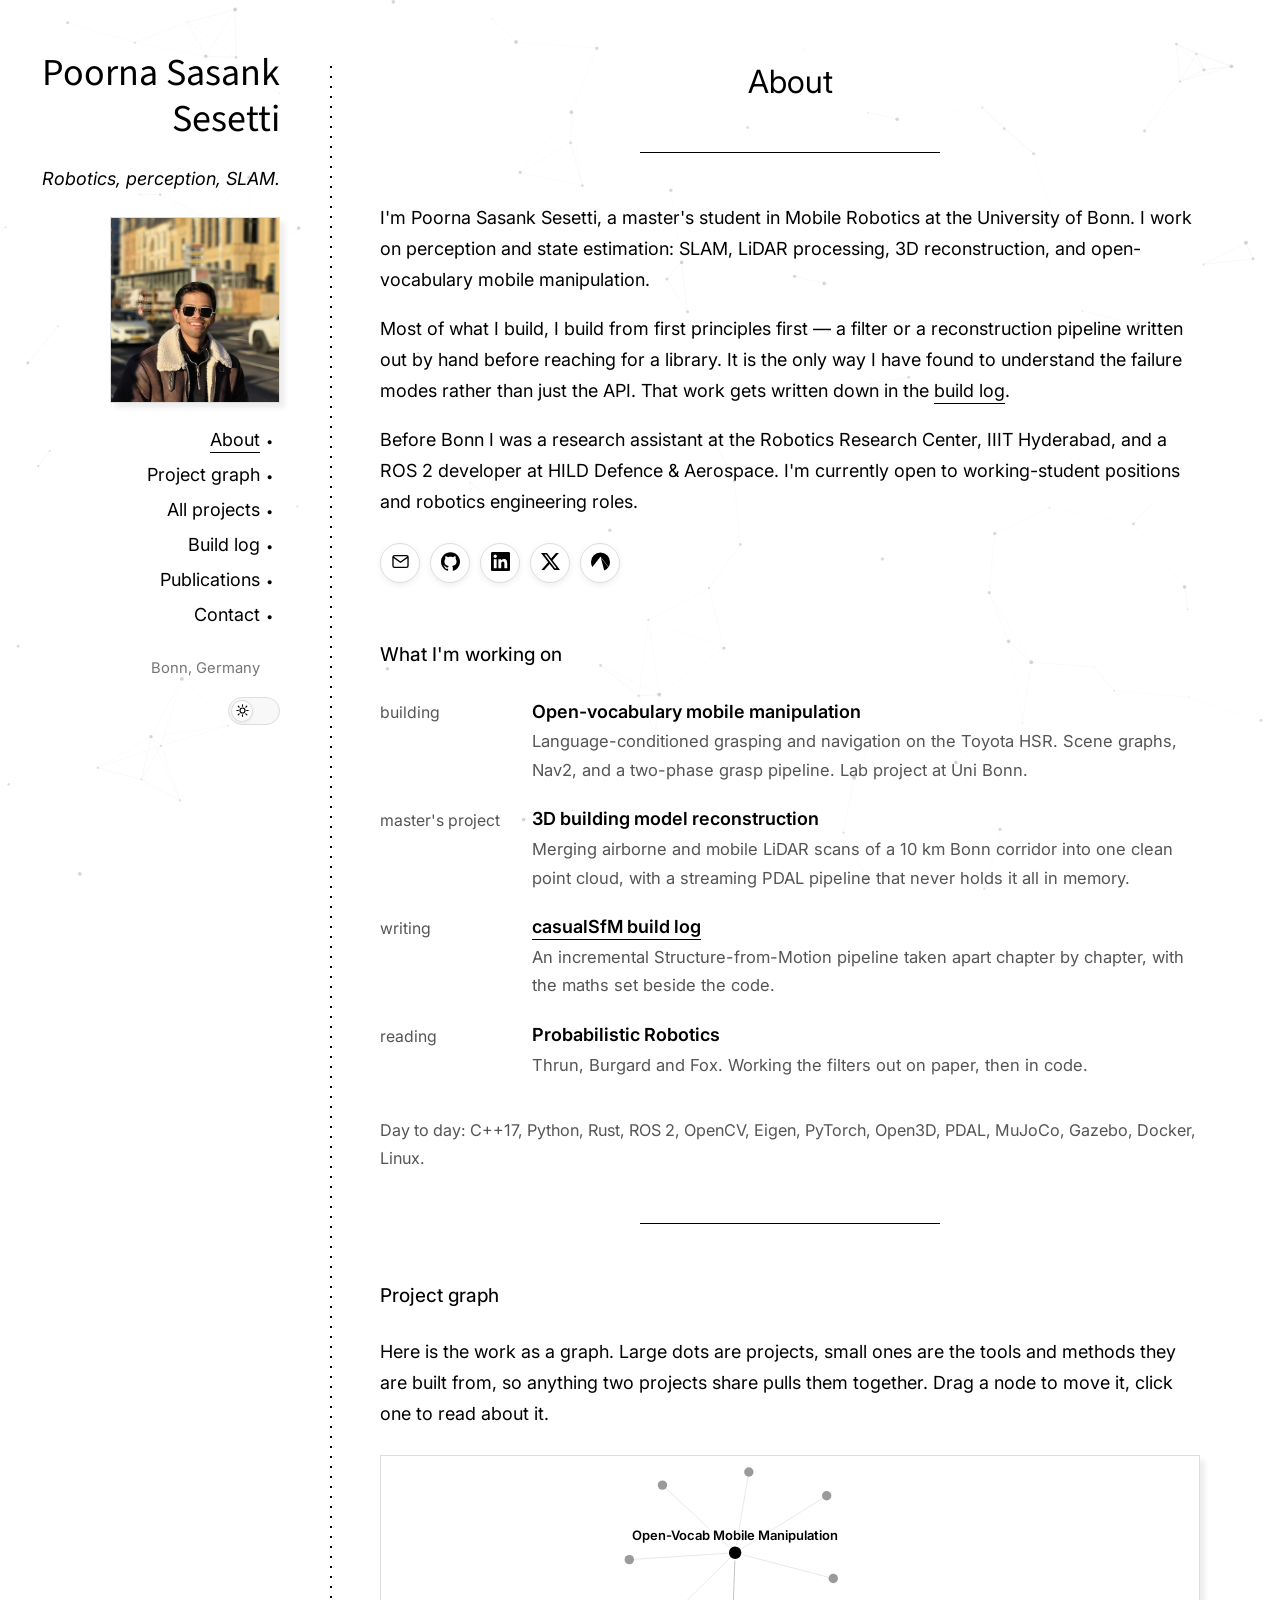
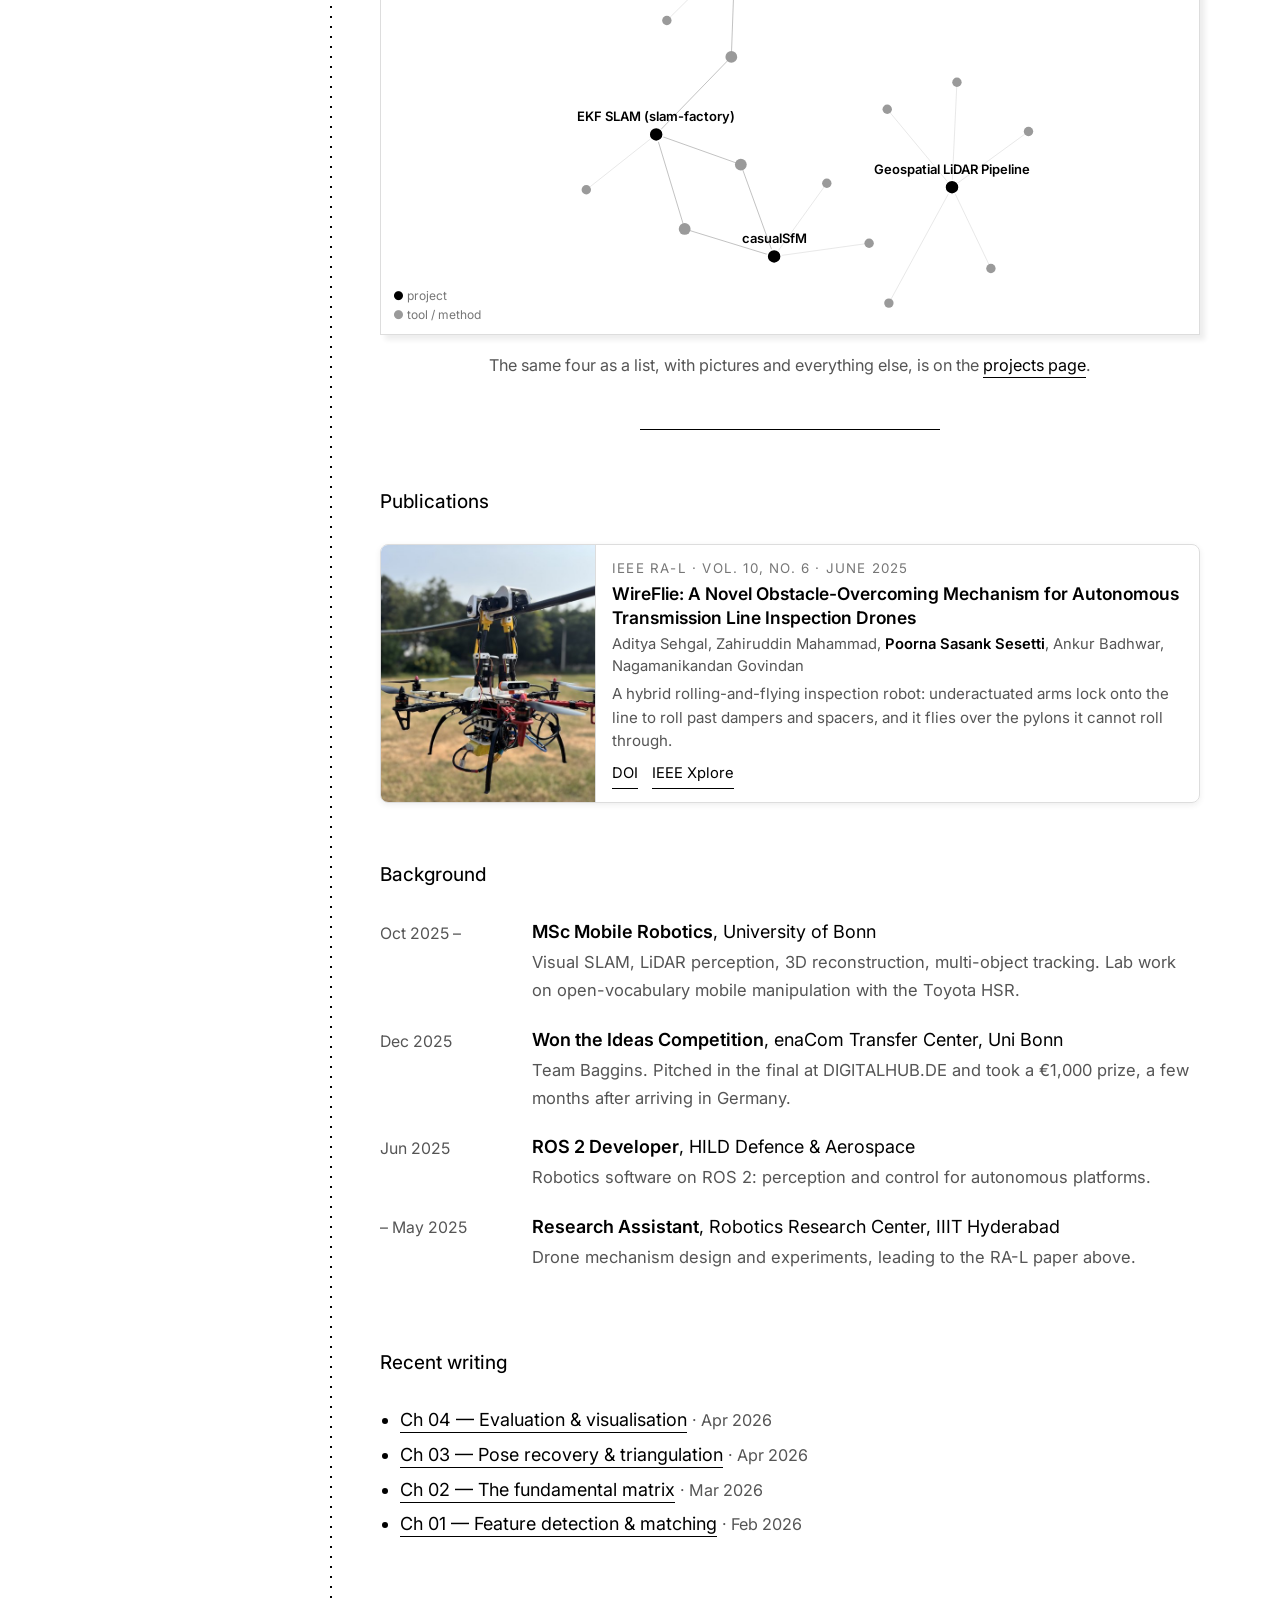
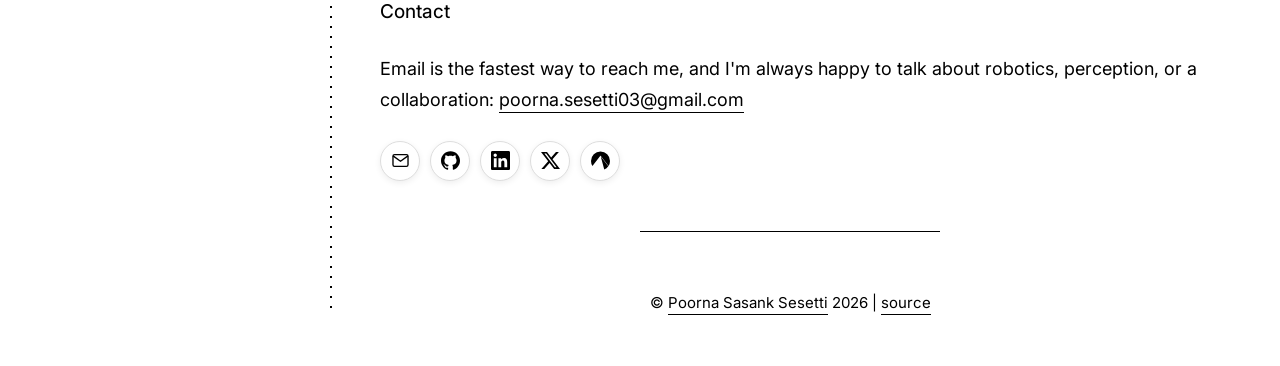
<file: index.html>
<!DOCTYPE html>
<html lang="en" data-theme="light">
<head>
<meta charset="utf-8">
<meta name="viewport" content="width=device-width, initial-scale=1">
<title>Poorna Sasank Sesetti</title>
<meta name="description" content="MSc Mobile Robotics student at the University of Bonn. Perception, SLAM, LiDAR and mobile manipulation.">
<script>(function(){var t=localStorage.getItem('ps-theme')||'light';document.documentElement.setAttribute('data-theme',t);})();</script>
<link rel="preconnect" href="https://fonts.googleapis.com">
<link rel="preconnect" href="https://fonts.gstatic.com" crossorigin>
<link href="https://fonts.googleapis.com/css2?family=Inter:ital,opsz,wght@0,14..32,100..900;1,14..32,100..900&family=Source+Sans+3:ital,wght@0,200..900;1,200..900&display=swap" rel="stylesheet">
<link rel="stylesheet" href="assets/css/paper.css">
</head>
<body>

<canvas id="cloud"></canvas>

<header class="masthead">
  <h1><a href="index.html">Poorna Sasank Sesetti</a></h1>
  <p class="tagline">Robotics, perception, SLAM.</p>

  <img class="portrait" src="assets/images/poorna-portrait.jpg" alt="Poorna Sasank Sesetti">

  <nav class="menu">
    <input id="menu-check" type="checkbox" hidden>
    <label id="menu-label" for="menu-check" hidden>
      <span class="icon close-icon">&#10005;</span>
      <span class="icon open-icon">&#9776;</span>
      <span class="text">Menu</span>
    </label>
    <ul>
      <li class="active"><a href="index.html">About</a></li>
      <li><a href="#projects">Project graph</a></li>
      <li><a href="projects.html">All projects</a></li>
      <li><a href="blog/index.html">Build log</a></li>
      <li><a href="#publications">Publications</a></li>
      <li><a href="#contact">Contact</a></li>
    </ul>
  </nav>

  <p class="aside-note">Bonn, Germany</p>

  <button class="theme-switch" id="theme-toggle" type="button"
          role="switch" aria-checked="false" aria-label="Dark mode">
    <span class="switch-track">
      <span class="switch-thumb"><svg class="ico-sun" viewBox="0 0 24 24" aria-hidden="true" focusable="false" fill="none" stroke="currentColor" stroke-width="2.2" stroke-linecap="round"><circle cx="12" cy="12" r="4.6"/><path d="M12 1.6v2.6M12 19.8v2.6M4 4l1.9 1.9M18.1 18.1 20 20M1.6 12h2.6M19.8 12h2.6M4 20l1.9-1.9M18.1 5.9 20 4"/></svg><svg class="ico-moon" viewBox="0 0 24 24" aria-hidden="true" focusable="false" fill="none" stroke="currentColor" stroke-width="2.2" stroke-linecap="round" stroke-linejoin="round"><path d="M20.5 13.4A8.6 8.6 0 1 1 10.6 3.5a6.7 6.7 0 0 0 9.9 9.9z"/></svg></span>
    </span>
  </button>
</header>

<article class="main">

  <header class="title">
    <h1>About</h1>
    <hr>
  </header>

  <p>
    I'm Poorna Sasank Sesetti, a master's student in Mobile Robotics at the
    University of Bonn. I work on perception and state estimation: SLAM, LiDAR
    processing, 3D reconstruction, and open-vocabulary mobile manipulation.
  </p>

  <p>
    Most of what I build, I build from first principles first &mdash; a filter or a
    reconstruction pipeline written out by hand before reaching for a library.
    It is the only way I have found to understand the failure modes rather than
    just the API. That work gets written down in the
    <a href="blog/index.html">build log</a>.
  </p>

  <p>
    Before Bonn I was a research assistant at the Robotics Research Center,
    IIIT Hyderabad, and a ROS 2 developer at HILD Defence &amp; Aerospace.
    I'm currently open to working-student positions and robotics engineering roles.
  </p>

  <div class="social-links">
    <a class="social-link" href="mailto:poorna.sesetti03@gmail.com" aria-label="Email" title="Email"><svg viewBox="0 0 24 24" aria-hidden="true" focusable="false" fill="none" stroke="currentColor" stroke-width="1.7" stroke-linecap="round" stroke-linejoin="round"><rect x="2.5" y="4.5" width="19" height="15" rx="2"/><path d="m3 6.5 9 6.5 9-6.5"/></svg></a>
    <a class="social-link" href="https://github.com/spicyram3n" aria-label="GitHub" title="GitHub"><svg viewBox="0 0 24 24" aria-hidden="true" focusable="false"><path fill="currentColor" d="M12 .297c-6.63 0-12 5.373-12 12 0 5.303 3.438 9.8 8.205 11.385.6.113.82-.258.82-.577 0-.285-.01-1.04-.015-2.04-3.338.724-4.042-1.61-4.042-1.61C4.422 18.07 3.633 17.7 3.633 17.7c-1.087-.744.084-.729.084-.729 1.205.084 1.838 1.236 1.838 1.236 1.07 1.835 2.809 1.305 3.495.998.108-.776.417-1.305.76-1.605-2.665-.3-5.466-1.332-5.466-5.93 0-1.31.465-2.38 1.235-3.22-.135-.303-.54-1.523.105-3.176 0 0 1.005-.322 3.3 1.23.96-.267 1.98-.399 3-.405 1.02.006 2.04.138 3 .405 2.28-1.552 3.285-1.23 3.285-1.23.645 1.653.24 2.873.12 3.176.765.84 1.23 1.91 1.23 3.22 0 4.61-2.805 5.625-5.475 5.92.42.36.81 1.096.81 2.22 0 1.606-.015 2.896-.015 3.286 0 .315.21.69.825.57C20.565 22.092 24 17.592 24 12.297c0-6.627-5.373-12-12-12"/></svg></a>
    <a class="social-link" href="https://www.linkedin.com/in/poorna-sasank-b967b7188/" aria-label="LinkedIn" title="LinkedIn"><svg viewBox="0 0 24 24" aria-hidden="true" focusable="false"><path fill="currentColor" d="M20.447 20.452h-3.554v-5.569c0-1.328-.027-3.037-1.852-3.037-1.853 0-2.136 1.445-2.136 2.939v5.667H9.351V9h3.414v1.561h.046c.477-.9 1.637-1.85 3.37-1.85 3.601 0 4.267 2.37 4.267 5.455v6.286zM5.337 7.433c-1.144 0-2.063-.926-2.063-2.065 0-1.138.92-2.063 2.063-2.063 1.14 0 2.064.925 2.064 2.063 0 1.139-.925 2.065-2.064 2.065zm1.782 13.019H3.555V9h3.564v11.452zM22.225 0H1.771C.792 0 0 .774 0 1.729v20.542C0 23.227.792 24 1.771 24h20.451C23.2 24 24 23.227 24 22.271V1.729C24 .774 23.2 0 22.222 0h.003z"/></svg></a>
    <a class="social-link" href="https://x.com/spicyram3n_" aria-label="X" title="X"><svg viewBox="0 0 24 24" aria-hidden="true" focusable="false"><path fill="currentColor" d="M18.901 1.153h3.68l-8.04 9.19L24 22.846h-7.406l-5.8-7.584-6.638 7.584H.474l8.6-9.83L0 1.154h7.594l5.243 6.932ZM17.61 20.644h2.039L6.486 3.24H4.298Z"/></svg></a>
    <a class="social-link" href="https://codeberg.org/spicyram3n" aria-label="Codeberg" title="Codeberg"><svg viewBox="0 0 24 24" aria-hidden="true" focusable="false"><path fill="currentColor" d="M11.955.49A12 12 0 0 0 0 12.49a12 12 0 0 0 1.832 6.373L11.838 5.928a.187.14 0 0 1 .324 0l10.006 12.935A12 12 0 0 0 24 12.49a12 12 0 0 0-12-12 12 12 0 0 0-.045 0zm.375 6.467l4.416 16.553a12 12 0 0 0 5.137-4.213z"/></svg></a>
  </div>

  <h3 id="now">What I'm working on</h3>

  <dl class="rows">
    <dt>building</dt>
    <dd>
      <span class="what">Open-vocabulary mobile manipulation</span>
      <p>Language-conditioned grasping and navigation on the Toyota HSR. Scene
        graphs, Nav2, and a two-phase grasp pipeline. Lab project at Uni Bonn.</p>
    </dd>

    <dt>master's project</dt>
    <dd>
      <span class="what">3D building model reconstruction</span>
      <p>Merging airborne and mobile LiDAR scans of a 10 km Bonn corridor into one
        clean point cloud, with a streaming PDAL pipeline that never holds it all
        in memory.</p>
    </dd>

    <dt>writing</dt>
    <dd>
      <span class="what"><a href="blog/index.html">casualSfM build log</a></span>
      <p>An incremental Structure-from-Motion pipeline taken apart chapter by
        chapter, with the maths set beside the code.</p>
    </dd>

    <dt>reading</dt>
    <dd>
      <span class="what">Probabilistic Robotics</span>
      <p>Thrun, Burgard and Fox. Working the filters out on paper, then in code.</p>
    </dd>
  </dl>

  <p class="note">
    Day to day: C++17, Python, Rust, ROS 2, OpenCV, Eigen, PyTorch, Open3D, PDAL,
    MuJoCo, Gazebo, Docker, Linux.
  </p>

  <hr>

  <h3 id="projects">Project graph</h3>

  <p>
    Here is the work as a graph. Large dots are projects, small ones are the
    tools and methods they are built from, so anything two projects share pulls
    them together. Drag a node to move it, click one to read about it.
  </p>

  <div class="graph-wrap">
    <canvas id="graph" aria-label="Interactive graph of projects and the tools they share"></canvas>
    <div class="graph-legend">
      <div><span class="lg-proj">&#9679;</span> project</div>
      <div><span class="lg-tool">&#9679;</span> tool / method</div>
    </div>
    <aside class="node-panel" id="node-panel" aria-live="polite">
      <button class="np-close" id="np-close" aria-label="Close">&times;</button>
      <div class="np-kind" id="np-kind"></div>
      <div class="np-title" id="np-title"></div>
      <div class="np-stack" id="np-stack"></div>
      <p class="np-desc" id="np-desc"></p>
      <div class="np-foot" id="np-foot"></div>
      <a class="np-link" id="np-link"></a>
    </aside>
  </div>

  <p class="note centered">
    The same four as a list, with pictures and everything else, is on the
    <a href="projects.html">projects page</a>.
  </p>

  <hr>

  <h3 id="publications">Publications</h3>

  <article class="pub">
    <div class="pub-figure">
      <img src="assets/images/wireflie-web.jpg"
           alt="The WireFlie prototype: a quadrotor with a pair of underactuated arms clamped onto an overhead line">
    </div>
    <div class="pub-body">
      <div class="pub-venue">IEEE RA-L &middot; vol. 10, no. 6 &middot; June 2025</div>
      <h4 class="pub-title">WireFlie: A Novel Obstacle-Overcoming Mechanism for
        Autonomous Transmission Line Inspection Drones</h4>
      <p class="pub-authors">
        Aditya Sehgal, Zahiruddin Mahammad,
        <span class="me">Poorna Sasank Sesetti</span>,
        Ankur Badhwar, Nagamanikandan Govindan
      </p>
      <p class="pub-desc">
        A hybrid rolling-and-flying inspection robot: underactuated arms lock onto the
        line to roll past dampers and spacers, and it flies over the pylons it cannot
        roll through.
      </p>
      <div class="pub-links">
        <a href="https://doi.org/10.1109/LRA.2025.3565378" target="_blank"
          rel="noopener noreferrer">DOI</a>
        <a href="https://ieeexplore.ieee.org/document/10979907/" target="_blank"
           rel="noopener noreferrer">IEEE Xplore</a>
      </div>
    </div>
  </article>

  <h3 id="background">Background</h3>

  <dl class="rows">
    <dt>Oct 2025 &ndash;</dt>
    <dd>
      <span class="what">MSc Mobile Robotics</span>, University of Bonn
      <p>Visual SLAM, LiDAR perception, 3D reconstruction, multi-object tracking.
        Lab work on open-vocabulary mobile manipulation with the Toyota HSR.</p>
    </dd>

    <dt>Dec 2025</dt>
    <dd>
      <span class="what">Won the Ideas Competition</span>, enaCom Transfer Center, Uni Bonn
      <p>Team Baggins. Pitched in the final at DIGITALHUB.DE and took a &euro;1,000
        prize, a few months after arriving in Germany.</p>
    </dd>

    <dt>Jun 2025</dt>
    <dd>
      <span class="what">ROS 2 Developer</span>, HILD Defence &amp; Aerospace
      <p>Robotics software on ROS 2: perception and control for autonomous platforms.</p>
    </dd>

    <dt>&ndash; May 2025</dt>
    <dd>
      <span class="what">Research Assistant</span>, Robotics Research Center, IIIT Hyderabad
      <p>Drone mechanism design and experiments, leading to the RA-L paper above.</p>
    </dd>
  </dl>

  <h3 id="writing">Recent writing</h3>

  <ul>
    <li><a href="blog/casual-sfm/ch4.html">Ch 04 &mdash; Evaluation &amp; visualisation</a>
      <span class="note">&middot; Apr 2026</span></li>
    <li><a href="blog/casual-sfm/ch3.html">Ch 03 &mdash; Pose recovery &amp; triangulation</a>
      <span class="note">&middot; Apr 2026</span></li>
    <li><a href="blog/casual-sfm/ch2.html">Ch 02 &mdash; The fundamental matrix</a>
      <span class="note">&middot; Mar 2026</span></li>
    <li><a href="blog/casual-sfm/ch1.html">Ch 01 &mdash; Feature detection &amp; matching</a>
      <span class="note">&middot; Feb 2026</span></li>
  </ul>

  <h3 id="contact">Contact</h3>

  <p>
    Email is the fastest way to reach me, and I'm always happy to talk about
    robotics, perception, or a collaboration:
    <a href="mailto:poorna.sesetti03@gmail.com">poorna.sesetti03@gmail.com</a>
  </p>

  <div class="social-links">
    <a class="social-link" href="mailto:poorna.sesetti03@gmail.com" aria-label="Email" title="Email"><svg viewBox="0 0 24 24" aria-hidden="true" focusable="false" fill="none" stroke="currentColor" stroke-width="1.7" stroke-linecap="round" stroke-linejoin="round"><rect x="2.5" y="4.5" width="19" height="15" rx="2"/><path d="m3 6.5 9 6.5 9-6.5"/></svg></a>
    <a class="social-link" href="https://github.com/spicyram3n" aria-label="GitHub" title="GitHub"><svg viewBox="0 0 24 24" aria-hidden="true" focusable="false"><path fill="currentColor" d="M12 .297c-6.63 0-12 5.373-12 12 0 5.303 3.438 9.8 8.205 11.385.6.113.82-.258.82-.577 0-.285-.01-1.04-.015-2.04-3.338.724-4.042-1.61-4.042-1.61C4.422 18.07 3.633 17.7 3.633 17.7c-1.087-.744.084-.729.084-.729 1.205.084 1.838 1.236 1.838 1.236 1.07 1.835 2.809 1.305 3.495.998.108-.776.417-1.305.76-1.605-2.665-.3-5.466-1.332-5.466-5.93 0-1.31.465-2.38 1.235-3.22-.135-.303-.54-1.523.105-3.176 0 0 1.005-.322 3.3 1.23.96-.267 1.98-.399 3-.405 1.02.006 2.04.138 3 .405 2.28-1.552 3.285-1.23 3.285-1.23.645 1.653.24 2.873.12 3.176.765.84 1.23 1.91 1.23 3.22 0 4.61-2.805 5.625-5.475 5.92.42.36.81 1.096.81 2.22 0 1.606-.015 2.896-.015 3.286 0 .315.21.69.825.57C20.565 22.092 24 17.592 24 12.297c0-6.627-5.373-12-12-12"/></svg></a>
    <a class="social-link" href="https://www.linkedin.com/in/poorna-sasank-b967b7188/" aria-label="LinkedIn" title="LinkedIn"><svg viewBox="0 0 24 24" aria-hidden="true" focusable="false"><path fill="currentColor" d="M20.447 20.452h-3.554v-5.569c0-1.328-.027-3.037-1.852-3.037-1.853 0-2.136 1.445-2.136 2.939v5.667H9.351V9h3.414v1.561h.046c.477-.9 1.637-1.85 3.37-1.85 3.601 0 4.267 2.37 4.267 5.455v6.286zM5.337 7.433c-1.144 0-2.063-.926-2.063-2.065 0-1.138.92-2.063 2.063-2.063 1.14 0 2.064.925 2.064 2.063 0 1.139-.925 2.065-2.064 2.065zm1.782 13.019H3.555V9h3.564v11.452zM22.225 0H1.771C.792 0 0 .774 0 1.729v20.542C0 23.227.792 24 1.771 24h20.451C23.2 24 24 23.227 24 22.271V1.729C24 .774 23.2 0 22.222 0h.003z"/></svg></a>
    <a class="social-link" href="https://x.com/spicyram3n_" aria-label="X" title="X"><svg viewBox="0 0 24 24" aria-hidden="true" focusable="false"><path fill="currentColor" d="M18.901 1.153h3.68l-8.04 9.19L24 22.846h-7.406l-5.8-7.584-6.638 7.584H.474l8.6-9.83L0 1.154h7.594l5.243 6.932ZM17.61 20.644h2.039L6.486 3.24H4.298Z"/></svg></a>
    <a class="social-link" href="https://codeberg.org/spicyram3n" aria-label="Codeberg" title="Codeberg"><svg viewBox="0 0 24 24" aria-hidden="true" focusable="false"><path fill="currentColor" d="M11.955.49A12 12 0 0 0 0 12.49a12 12 0 0 0 1.832 6.373L11.838 5.928a.187.14 0 0 1 .324 0l10.006 12.935A12 12 0 0 0 24 12.49a12 12 0 0 0-12-12 12 12 0 0 0-.045 0zm.375 6.467l4.416 16.553a12 12 0 0 0 5.137-4.213z"/></svg></a>
  </div>

  <footer>
    <hr>
    <div class="copyright"><sub>&copy;
      <a href="index.html">Poorna Sasank Sesetti</a> 2026 |
      <a href="https://github.com/spicyram3n/personal-portfolio">source</a>
    </sub></div>
  </footer>

</article>

<script src="assets/js/site.js"></script>
<script src="assets/js/graph.js"></script>
</body>
</html>
</file>
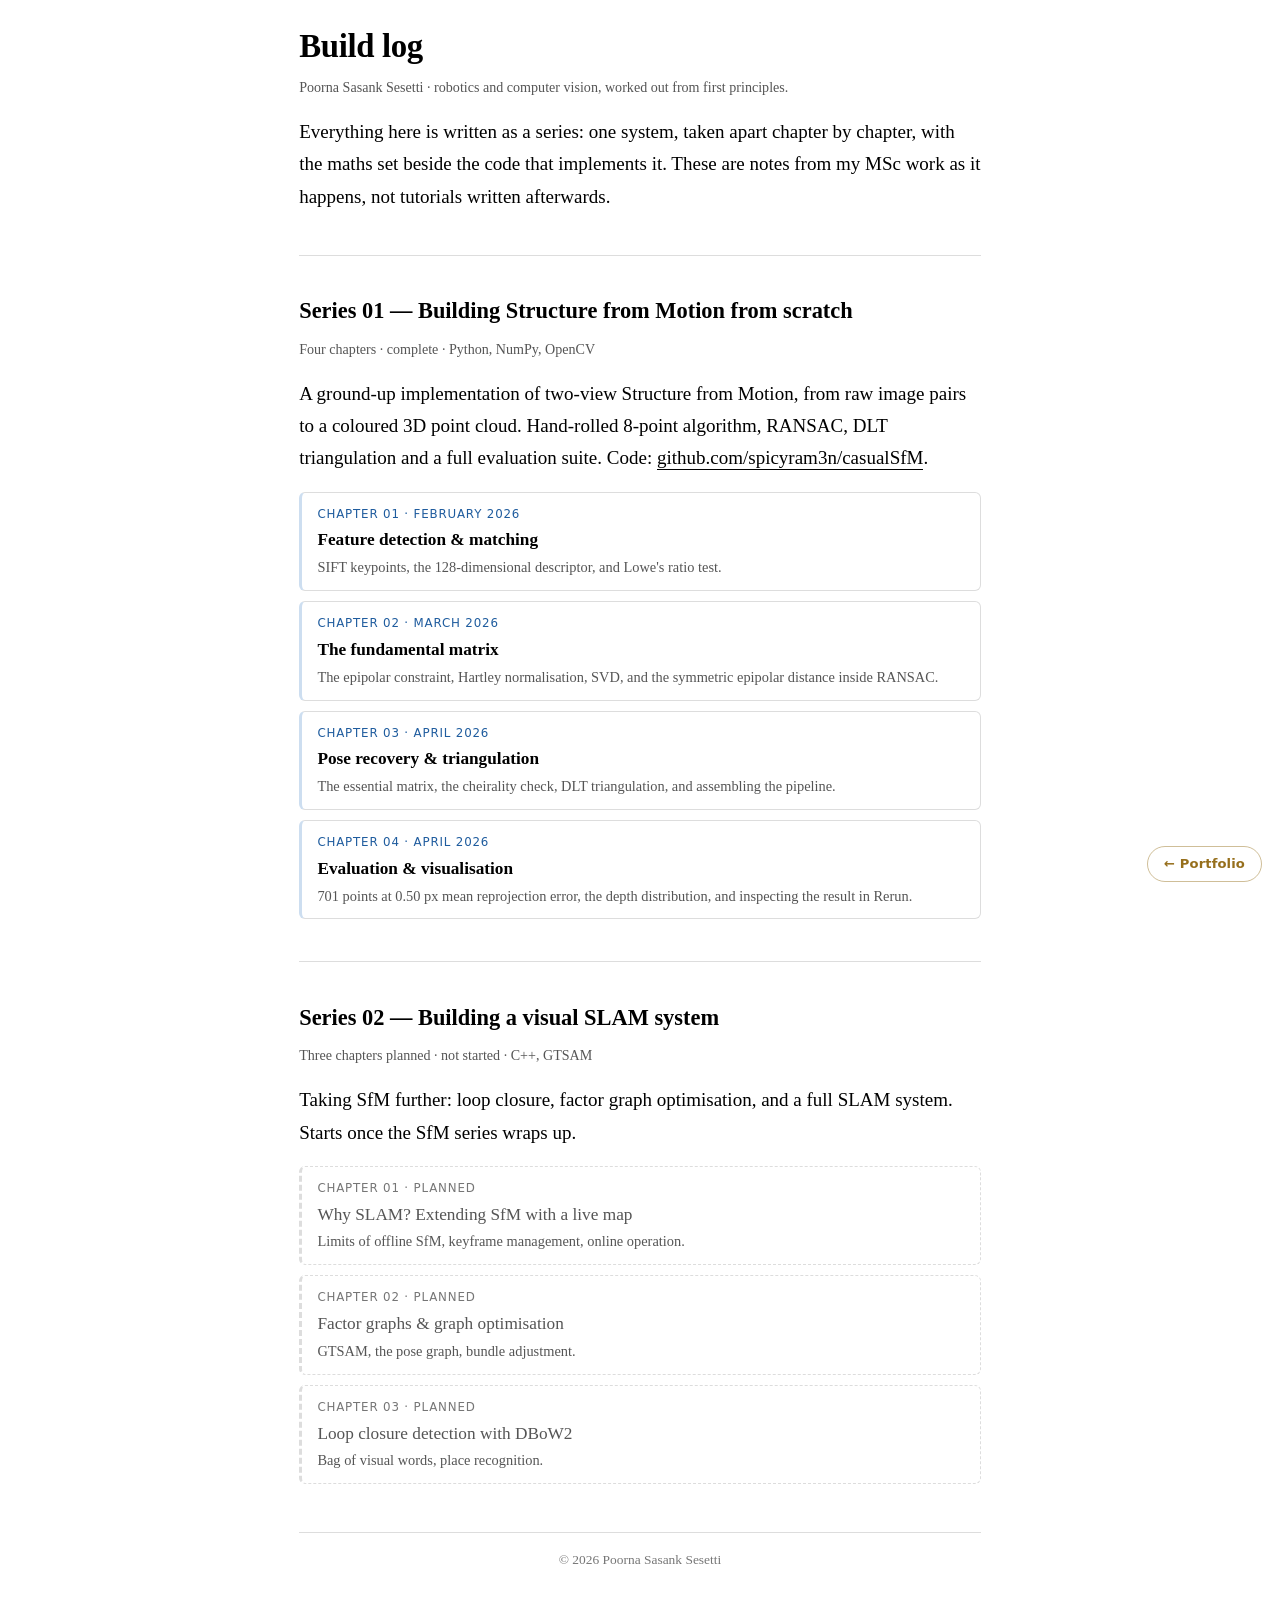
<file: blog/index.html>
<!DOCTYPE html>
<html lang="en" data-theme="light">
<head>
<meta charset="utf-8">
<meta name="viewport" content="width=device-width, initial-scale=1">
<title>Build log</title>
<meta name="description" content="Long-form series on robotics and computer vision: Structure from Motion and SLAM, worked out from first principles.">
<script>(function(){var t=localStorage.getItem('ps-theme')||'light';document.documentElement.setAttribute('data-theme',t);})();</script>
<link rel="stylesheet" href="../assets/css/blog.css">
</head>
<body>

<div class="backbar">
  <a class="backbtn" href="../index.html">&larr; Portfolio</a>
</div>

<article class="main">

  <h1>Build log</h1>
  <p class="meta">Poorna Sasank Sesetti &middot; robotics and computer vision, worked out from first principles.</p>

  <p>
    Everything here is written as a series: one system, taken apart chapter by
    chapter, with the maths set beside the code that implements it. These are
    notes from my MSc work as it happens, not tutorials written afterwards.
  </p>

  <hr>

  <h2 id="sfm">Series 01 &mdash; Building Structure from Motion from scratch</h2>
  <p class="meta">Four chapters &middot; complete &middot; Python, NumPy, OpenCV</p>

  <p>
    A ground-up implementation of two-view Structure from Motion, from raw image
    pairs to a coloured 3D point cloud. Hand-rolled 8-point algorithm, RANSAC, DLT
    triangulation and a full evaluation suite. Code:
    <a href="https://github.com/spicyram3n/casualSfM">github.com/spicyram3n/casualSfM</a>.
  </p>

  <div class="post-list">
    <a class="post-row" href="casual-sfm/ch1.html">
      <span class="when">Chapter 01 &middot; February 2026</span>
      <span class="what">Feature detection &amp; matching</span>
      <span class="why">SIFT keypoints, the 128-dimensional descriptor, and Lowe's ratio test.</span>
    </a>

    <a class="post-row" href="casual-sfm/ch2.html">
      <span class="when">Chapter 02 &middot; March 2026</span>
      <span class="what">The fundamental matrix</span>
      <span class="why">The epipolar constraint, Hartley normalisation, SVD, and the symmetric
        epipolar distance inside RANSAC.</span>
    </a>

    <a class="post-row" href="casual-sfm/ch3.html">
      <span class="when">Chapter 03 &middot; April 2026</span>
      <span class="what">Pose recovery &amp; triangulation</span>
      <span class="why">The essential matrix, the cheirality check, DLT triangulation, and
        assembling the pipeline.</span>
    </a>

    <a class="post-row" href="casual-sfm/ch4.html">
      <span class="when">Chapter 04 &middot; April 2026</span>
      <span class="what">Evaluation &amp; visualisation</span>
      <span class="why">701 points at 0.50 px mean reprojection error, the depth distribution,
        and inspecting the result in Rerun.</span>
    </a>
  </div>

  <hr>

  <h2 id="slam">Series 02 &mdash; Building a visual SLAM system</h2>
  <p class="meta">Three chapters planned &middot; not started &middot; C++, GTSAM</p>

  <p>
    Taking SfM further: loop closure, factor graph optimisation, and a full SLAM
    system. Starts once the SfM series wraps up.
  </p>

  <div class="post-list">
    <span class="post-row planned">
      <span class="when">Chapter 01 &middot; planned</span>
      <span class="what">Why SLAM? Extending SfM with a live map</span>
      <span class="why">Limits of offline SfM, keyframe management, online operation.</span>
    </span>

    <span class="post-row planned">
      <span class="when">Chapter 02 &middot; planned</span>
      <span class="what">Factor graphs &amp; graph optimisation</span>
      <span class="why">GTSAM, the pose graph, bundle adjustment.</span>
    </span>

    <span class="post-row planned">
      <span class="when">Chapter 03 &middot; planned</span>
      <span class="what">Loop closure detection with DBoW2</span>
      <span class="why">Bag of visual words, place recognition.</span>
    </span>
  </div>

  <footer class="site-footer">
    &copy; 2026 Poorna Sasank Sesetti
  </footer>

</article>

</body>
</html>
</file>
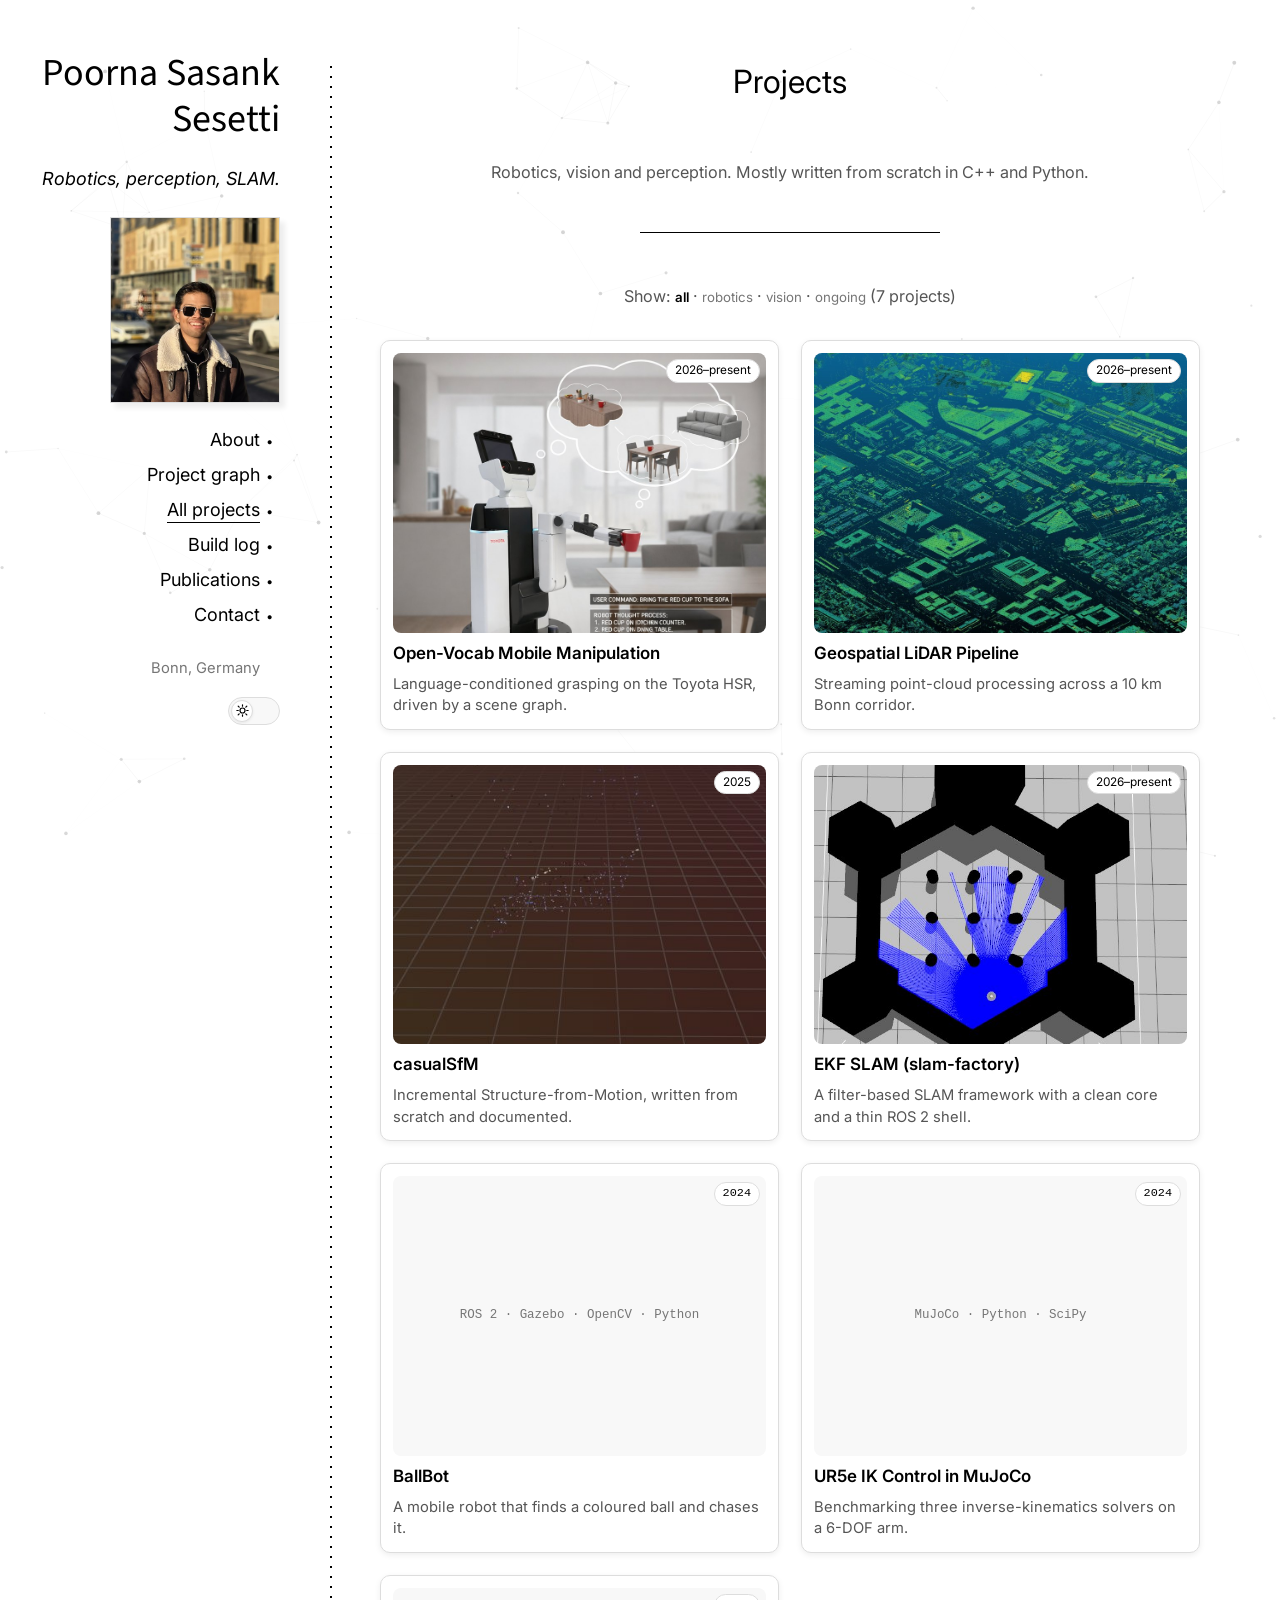
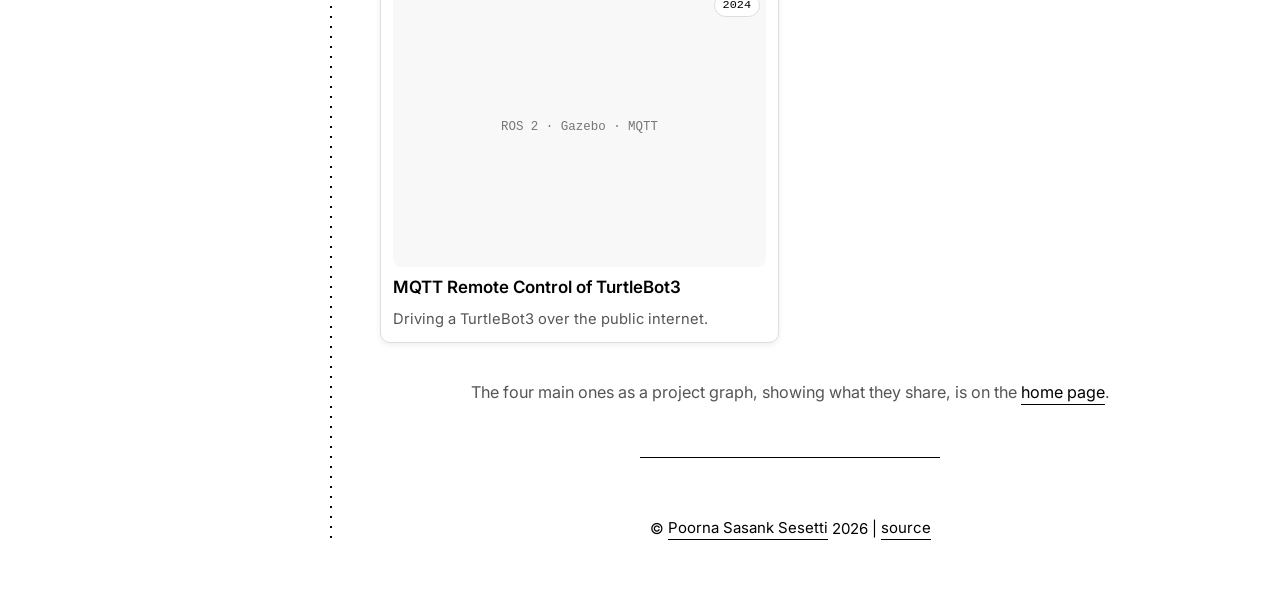
<file: projects.html>
<!DOCTYPE html>
<html lang="en" data-theme="light">
<head>
<meta charset="utf-8">
<meta name="viewport" content="width=device-width, initial-scale=1">
<title>Projects - Poorna Sasank Sesetti</title>
<meta name="description" content="Robotics, vision and perception projects, mostly written from scratch in C++ and Python.">
<script>(function(){var t=localStorage.getItem('ps-theme')||'light';document.documentElement.setAttribute('data-theme',t);})();</script>
<link rel="preconnect" href="https://fonts.googleapis.com">
<link rel="preconnect" href="https://fonts.gstatic.com" crossorigin>
<link href="https://fonts.googleapis.com/css2?family=Inter:ital,opsz,wght@0,14..32,100..900;1,14..32,100..900&family=Source+Sans+3:ital,wght@0,200..900;1,200..900&display=swap" rel="stylesheet">
<link rel="stylesheet" href="assets/css/paper.css">
</head>
<body>

<canvas id="cloud"></canvas>

<header class="masthead">
  <h1><a href="index.html">Poorna Sasank Sesetti</a></h1>
  <p class="tagline">Robotics, perception, SLAM.</p>

  <img class="portrait" src="assets/images/poorna-portrait.jpg" alt="Poorna Sasank Sesetti">

  <nav class="menu">
    <input id="menu-check" type="checkbox" hidden>
    <label id="menu-label" for="menu-check" hidden>
      <span class="icon close-icon">&#10005;</span>
      <span class="icon open-icon">&#9776;</span>
      <span class="text">Menu</span>
    </label>
    <ul>
      <li><a href="index.html">About</a></li>
      <li><a href="index.html#projects">Project graph</a></li>
      <li class="active"><a href="projects.html">All projects</a></li>
      <li><a href="blog/index.html">Build log</a></li>
      <li><a href="index.html#publications">Publications</a></li>
      <li><a href="index.html#contact">Contact</a></li>
    </ul>
  </nav>

  <p class="aside-note">Bonn, Germany</p>

  <button class="theme-switch" id="theme-toggle" type="button"
          role="switch" aria-checked="false" aria-label="Dark mode">
    <span class="switch-track">
      <span class="switch-thumb"><svg class="ico-sun" viewBox="0 0 24 24" aria-hidden="true" focusable="false" fill="none" stroke="currentColor" stroke-width="2.2" stroke-linecap="round"><circle cx="12" cy="12" r="4.6"/><path d="M12 1.6v2.6M12 19.8v2.6M4 4l1.9 1.9M18.1 18.1 20 20M1.6 12h2.6M19.8 12h2.6M4 20l1.9-1.9M18.1 5.9 20 4"/></svg><svg class="ico-moon" viewBox="0 0 24 24" aria-hidden="true" focusable="false" fill="none" stroke="currentColor" stroke-width="2.2" stroke-linecap="round" stroke-linejoin="round"><path d="M20.5 13.4A8.6 8.6 0 1 1 10.6 3.5a6.7 6.7 0 0 0 9.9 9.9z"/></svg></span>
    </span>
  </button>
</header>

<article class="main">

  <header class="title">
    <h1>Projects</h1>
    <h3 class="subtitle">Robotics, vision and perception. Mostly written from scratch in C++ and Python.</h3>
    <hr>
  </header>

  <p class="note centered" id="filter">
    Show:
    <button class="tog on" data-filter="all">all</button> &middot;
    <button class="tog" data-filter="robotics">robotics</button> &middot;
    <button class="tog" data-filter="vision">vision</button> &middot;
    <button class="tog" data-filter="ongoing">ongoing</button>
    <span id="count"></span>
  </p>

  <section class="projects" id="list">

    <article class="project-card" data-tags="robotics ongoing">
      <a class="project-link" href="projects/ovmm.html">
        <div class="thumb">
          <img src="assets/media/projects/hsr-ovmm-web.jpg" alt="Toyota HSR reaching for an object in a living room, with its scene graph overlaid" loading="lazy">
          <span class="project-years">2026–present</span>
        </div>
        <h3 class="project-title">Open-Vocab Mobile Manipulation</h3>
        <p class="project-desc">Language-conditioned grasping on the Toyota HSR, driven by a scene graph.</p>
      </a>
    </article>

    <article class="project-card" data-tags="vision ongoing">
      <a class="project-link" href="projects/lidar-pipeline.html">
        <div class="thumb">
          <img src="assets/media/projects/moro-lidar-web.jpg" alt="Merged airborne and mobile LiDAR point cloud of a Bonn street corridor, coloured by height" loading="lazy">
          <span class="project-years">2026–present</span>
        </div>
        <h3 class="project-title">Geospatial LiDAR Pipeline</h3>
        <p class="project-desc">Streaming point-cloud processing across a 10 km Bonn corridor.</p>
      </a>
    </article>

    <article class="project-card" data-tags="vision">
      <a class="project-link" href="projects/casualsfm.html">
        <div class="thumb">
          <img src="assets/media/projects/casualsfm-web.jpg" alt="Sparse 3D point cloud triangulated from two photographs of a fountain" loading="lazy">
          <span class="project-years">2025</span>
        </div>
        <h3 class="project-title">casualSfM</h3>
        <p class="project-desc">Incremental Structure-from-Motion, written from scratch and documented.</p>
      </a>
    </article>

    <article class="project-card" data-tags="robotics ongoing">
      <a class="project-link" href="projects/slam-factory.html">
        <div class="thumb">
          <img src="assets/media/projects/ekf-slam-web.jpg" alt="EKF SLAM run showing the estimated trajectory, landmark estimates and uncertainty ellipses" loading="lazy">
          <span class="project-years">2026–present</span>
        </div>
        <h3 class="project-title">EKF SLAM (slam-factory)</h3>
        <p class="project-desc">A filter-based SLAM framework with a clean core and a thin ROS 2 shell.</p>
      </a>
    </article>

    <article class="project-card" data-tags="robotics">
      <a class="project-link" href="projects/ballbot.html">
        <div class="thumb thumb--empty">
          ROS 2 · Gazebo · OpenCV · Python
          <span class="project-years">2024</span>
        </div>
        <h3 class="project-title">BallBot</h3>
        <p class="project-desc">A mobile robot that finds a coloured ball and chases it.</p>
      </a>
    </article>

    <article class="project-card" data-tags="robotics">
      <a class="project-link" href="projects/ur5e-ik.html">
        <div class="thumb thumb--empty">
          MuJoCo · Python · SciPy
          <span class="project-years">2024</span>
        </div>
        <h3 class="project-title">UR5e IK Control in MuJoCo</h3>
        <p class="project-desc">Benchmarking three inverse-kinematics solvers on a 6-DOF arm.</p>
      </a>
    </article>

    <article class="project-card" data-tags="robotics">
      <a class="project-link" href="projects/turtlebot3-mqtt.html">
        <div class="thumb thumb--empty">
          ROS 2 · Gazebo · MQTT
          <span class="project-years">2024</span>
        </div>
        <h3 class="project-title">MQTT Remote Control of TurtleBot3</h3>
        <p class="project-desc">Driving a TurtleBot3 over the public internet.</p>
      </a>
    </article>

  </section>

  <p class="note centered">
    The four main ones as a project graph, showing what they share, is on the
    <a href="index.html#projects">home page</a>.
  </p>

  <footer>
    <hr>
    <div class="copyright"><sub>&copy;
      <a href="index.html">Poorna Sasank Sesetti</a> 2026 |
      <a href="https://github.com/spicyram3n/personal-portfolio">source</a>
    </sub></div>
  </footer>

</article>

<script src="assets/js/site.js"></script>
<script>
/* filter the grid by tag; plain show/hide */
(function () {
  var buttons = document.querySelectorAll('#filter button');
  var cards   = document.querySelectorAll('#list .project-card');
  var count   = document.getElementById('count');

  function apply(f) {
    var n = 0;
    cards.forEach(function (c) {
      var show = f === 'all' || (c.dataset.tags || '').indexOf(f) !== -1;
      c.style.display = show ? '' : 'none';
      if (show) n++;
    });
    count.textContent = '(' + n + (n === 1 ? ' project)' : ' projects)');
  }

  buttons.forEach(function (b) {
    b.addEventListener('click', function () {
      buttons.forEach(function (x) { x.classList.remove('on'); });
      b.classList.add('on');
      apply(b.dataset.filter);
    });
  });

  apply('all');
})();
</script>
</body>
</html>
</file>
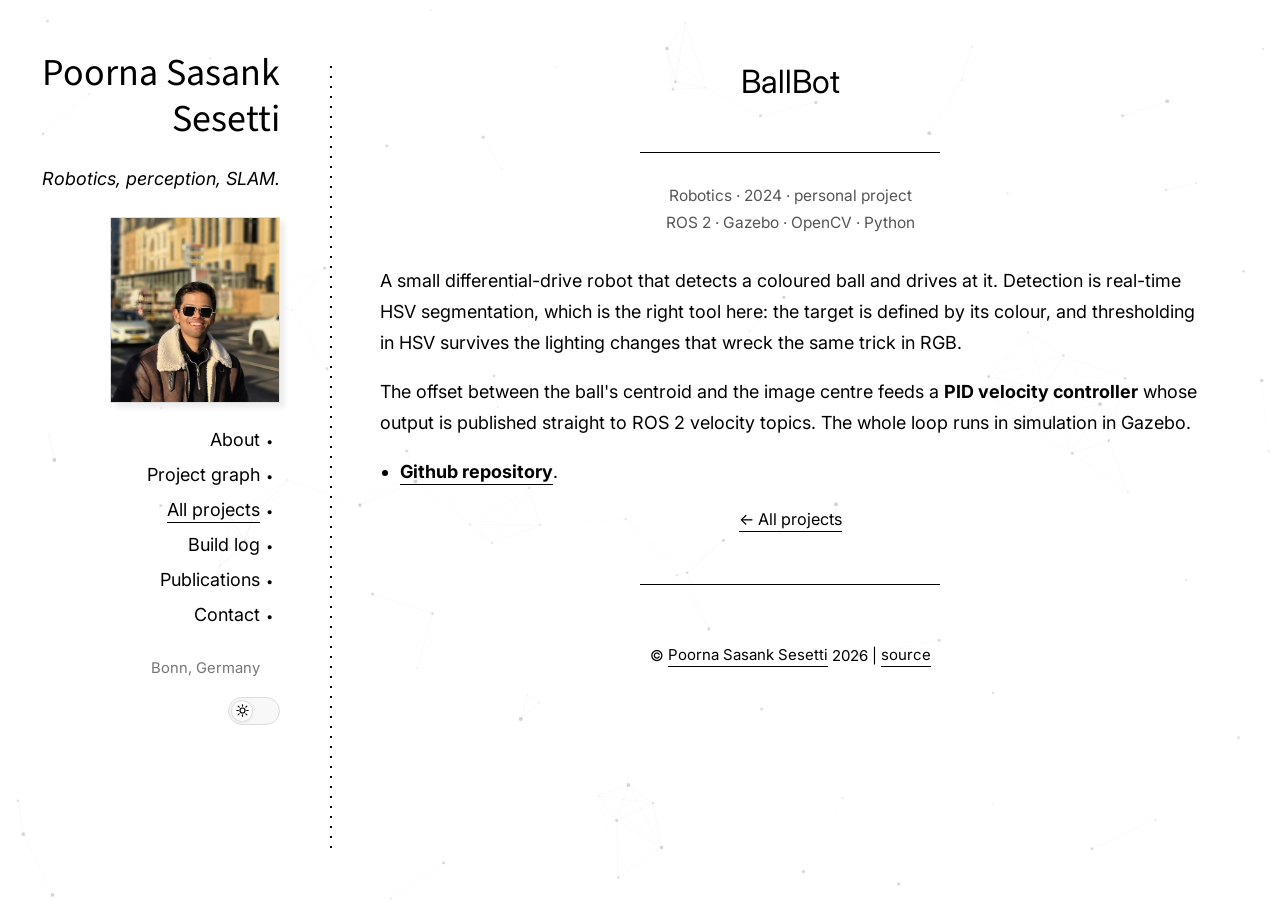
<file: projects/ballbot.html>
<!DOCTYPE html>
<html lang="en" data-theme="light">
<head>
<meta charset="utf-8">
<meta name="viewport" content="width=device-width, initial-scale=1">
<title>BallBot - Poorna Sasank Sesetti</title>
<meta name="description" content="A mobile robot that finds a coloured ball and chases it.">
<script>(function(){var t=localStorage.getItem('ps-theme')||'light';document.documentElement.setAttribute('data-theme',t);})();</script>
<link rel="preconnect" href="https://fonts.googleapis.com">
<link rel="preconnect" href="https://fonts.gstatic.com" crossorigin>
<link href="https://fonts.googleapis.com/css2?family=Inter:ital,opsz,wght@0,14..32,100..900;1,14..32,100..900&family=Source+Sans+3:ital,wght@0,200..900;1,200..900&display=swap" rel="stylesheet">
<link rel="stylesheet" href="../assets/css/paper.css">
</head>
<body>

<canvas id="cloud"></canvas>

<header class="masthead">
  <h1><a href="../index.html">Poorna Sasank Sesetti</a></h1>
  <p class="tagline">Robotics, perception, SLAM.</p>

  <img class="portrait" src="../assets/images/poorna-portrait.jpg" alt="Poorna Sasank Sesetti">

  <nav class="menu">
    <input id="menu-check" type="checkbox" hidden>
    <label id="menu-label" for="menu-check" hidden>
      <span class="icon close-icon">&#10005;</span>
      <span class="icon open-icon">&#9776;</span>
      <span class="text">Menu</span>
    </label>
    <ul>
      <li><a href="../index.html">About</a></li>
      <li><a href="../index.html#projects">Project graph</a></li>
      <li class="active"><a href="../projects.html">All projects</a></li>
      <li><a href="../blog/index.html">Build log</a></li>
      <li><a href="../index.html#publications">Publications</a></li>
      <li><a href="../index.html#contact">Contact</a></li>
    </ul>
  </nav>

  <p class="aside-note">Bonn, Germany</p>

    <button class="theme-switch" id="theme-toggle" type="button"
            role="switch" aria-checked="false" aria-label="Dark mode">
      <span class="switch-track">
        <span class="switch-thumb"><svg class="ico-sun" viewBox="0 0 24 24" aria-hidden="true" focusable="false" fill="none" stroke="currentColor" stroke-width="2.2" stroke-linecap="round"><circle cx="12" cy="12" r="4.6"/><path d="M12 1.6v2.6M12 19.8v2.6M4 4l1.9 1.9M18.1 18.1 20 20M1.6 12h2.6M19.8 12h2.6M4 20l1.9-1.9M18.1 5.9 20 4"/></svg><svg class="ico-moon" viewBox="0 0 24 24" aria-hidden="true" focusable="false" fill="none" stroke="currentColor" stroke-width="2.2" stroke-linecap="round" stroke-linejoin="round"><path d="M20.5 13.4A8.6 8.6 0 1 1 10.6 3.5a6.7 6.7 0 0 0 9.9 9.9z"/></svg></span>
      </span>
    </button>
</header>

<article class="main">

  <header class="title">
    <h1>BallBot</h1>
    <hr>
  </header>

  <p class="detail-meta">Robotics · 2024 · personal project<br>ROS 2 · Gazebo · OpenCV · Python</p>

  <p>A small differential-drive robot that detects a coloured ball and drives at it. Detection is real-time HSV segmentation, which is the right tool here: the target is defined by its colour, and thresholding in HSV survives the lighting changes that wreck the same trick in RGB.</p>

  <p>The offset between the ball's centroid and the image centre feeds a <strong>PID velocity controller</strong> whose output is published straight to ROS 2 velocity topics. The whole loop runs in simulation in Gazebo.</p>

  <ul>
    <li><a href="https://github.com/spicyram3n/BallBot"><strong>Github repository</strong></a>.</li>
  </ul>

  <p class="note centered back-link"><a href="../projects.html">&larr; All projects</a></p>

  <footer>
    <hr>
    <div class="copyright"><sub>&copy;
      <a href="../index.html">Poorna Sasank Sesetti</a> 2026 |
      <a href="https://github.com/spicyram3n/personal-portfolio">source</a>
    </sub></div>
  </footer>

</article>

<script src="../assets/js/site.js"></script>
</body>
</html>
</file>
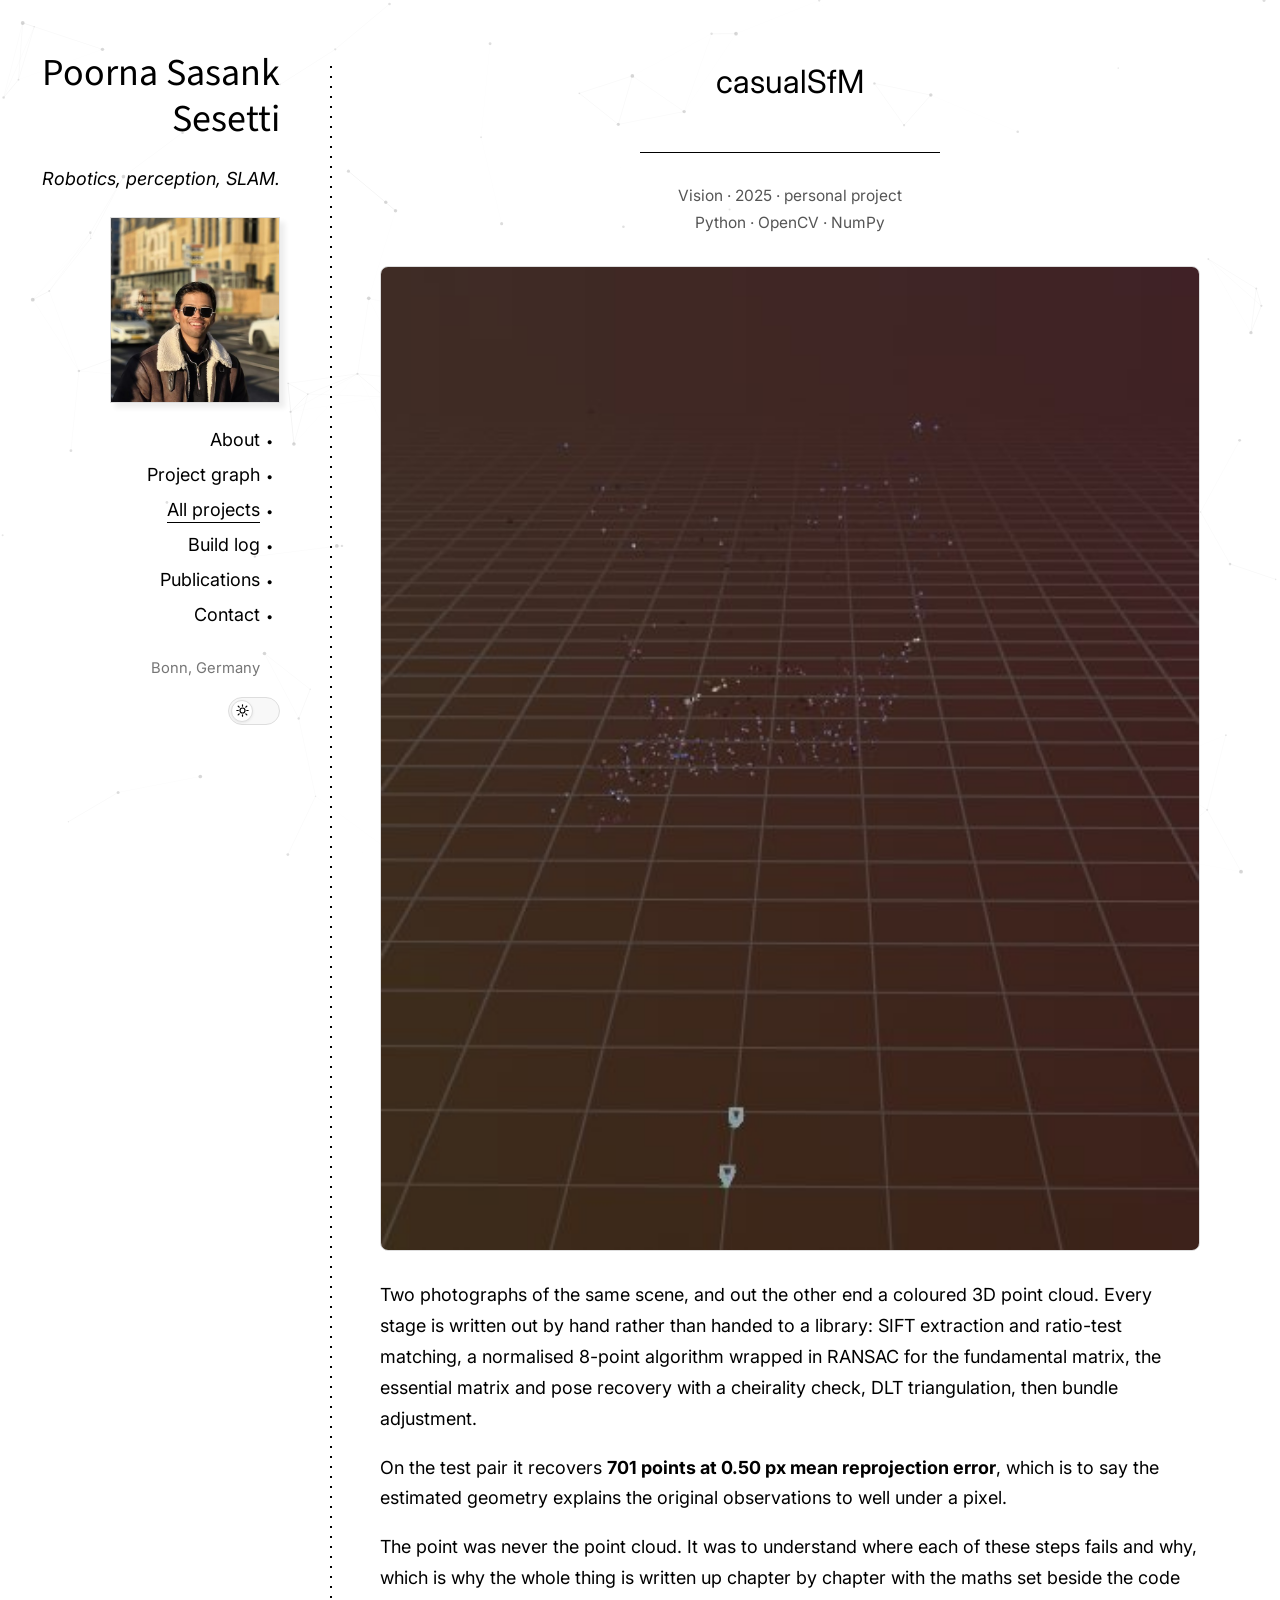
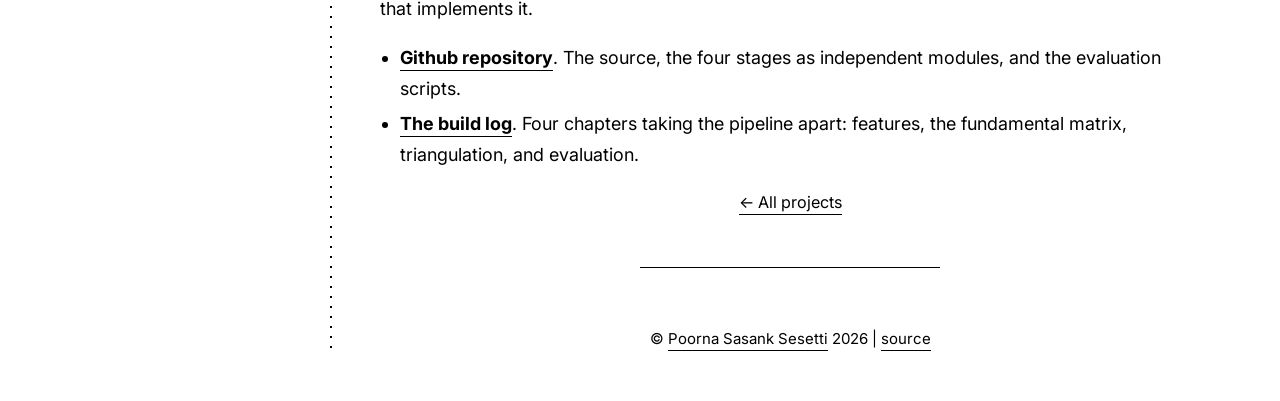
<file: projects/casualsfm.html>
<!DOCTYPE html>
<html lang="en" data-theme="light">
<head>
<meta charset="utf-8">
<meta name="viewport" content="width=device-width, initial-scale=1">
<title>casualSfM - Poorna Sasank Sesetti</title>
<meta name="description" content="Incremental Structure-from-Motion, written from scratch and documented.">
<script>(function(){var t=localStorage.getItem('ps-theme')||'light';document.documentElement.setAttribute('data-theme',t);})();</script>
<link rel="preconnect" href="https://fonts.googleapis.com">
<link rel="preconnect" href="https://fonts.gstatic.com" crossorigin>
<link href="https://fonts.googleapis.com/css2?family=Inter:ital,opsz,wght@0,14..32,100..900;1,14..32,100..900&family=Source+Sans+3:ital,wght@0,200..900;1,200..900&display=swap" rel="stylesheet">
<link rel="stylesheet" href="../assets/css/paper.css">
</head>
<body>

<canvas id="cloud"></canvas>

<header class="masthead">
  <h1><a href="../index.html">Poorna Sasank Sesetti</a></h1>
  <p class="tagline">Robotics, perception, SLAM.</p>

  <img class="portrait" src="../assets/images/poorna-portrait.jpg" alt="Poorna Sasank Sesetti">

  <nav class="menu">
    <input id="menu-check" type="checkbox" hidden>
    <label id="menu-label" for="menu-check" hidden>
      <span class="icon close-icon">&#10005;</span>
      <span class="icon open-icon">&#9776;</span>
      <span class="text">Menu</span>
    </label>
    <ul>
      <li><a href="../index.html">About</a></li>
      <li><a href="../index.html#projects">Project graph</a></li>
      <li class="active"><a href="../projects.html">All projects</a></li>
      <li><a href="../blog/index.html">Build log</a></li>
      <li><a href="../index.html#publications">Publications</a></li>
      <li><a href="../index.html#contact">Contact</a></li>
    </ul>
  </nav>

  <p class="aside-note">Bonn, Germany</p>

    <button class="theme-switch" id="theme-toggle" type="button"
            role="switch" aria-checked="false" aria-label="Dark mode">
      <span class="switch-track">
        <span class="switch-thumb"><svg class="ico-sun" viewBox="0 0 24 24" aria-hidden="true" focusable="false" fill="none" stroke="currentColor" stroke-width="2.2" stroke-linecap="round"><circle cx="12" cy="12" r="4.6"/><path d="M12 1.6v2.6M12 19.8v2.6M4 4l1.9 1.9M18.1 18.1 20 20M1.6 12h2.6M19.8 12h2.6M4 20l1.9-1.9M18.1 5.9 20 4"/></svg><svg class="ico-moon" viewBox="0 0 24 24" aria-hidden="true" focusable="false" fill="none" stroke="currentColor" stroke-width="2.2" stroke-linecap="round" stroke-linejoin="round"><path d="M20.5 13.4A8.6 8.6 0 1 1 10.6 3.5a6.7 6.7 0 0 0 9.9 9.9z"/></svg></span>
      </span>
    </button>
</header>

<article class="main">

  <header class="title">
    <h1>casualSfM</h1>
    <hr>
  </header>

  <p class="detail-meta">Vision · 2025 · personal project<br>Python · OpenCV · NumPy</p>

  <p class="detail-hero"><img src="../assets/media/projects/casualsfm-web.jpg" alt="Sparse 3D point cloud triangulated from two photographs of a fountain"></p>
  <p>Two photographs of the same scene, and out the other end a coloured 3D point cloud. Every stage is written out by hand rather than handed to a library: SIFT extraction and ratio-test matching, a normalised 8-point algorithm wrapped in RANSAC for the fundamental matrix, the essential matrix and pose recovery with a cheirality check, DLT triangulation, then bundle adjustment.</p>

  <p>On the test pair it recovers <strong>701 points at 0.50 px mean reprojection error</strong>, which is to say the estimated geometry explains the original observations to well under a pixel.</p>

  <p>The point was never the point cloud. It was to understand where each of these steps fails and why, which is why the whole thing is written up chapter by chapter with the maths set beside the code that implements it.</p>

  <ul>
    <li><a href="https://github.com/spicyram3n/casualSfM"><strong>Github repository</strong></a>. The source, the four stages as independent modules, and the evaluation scripts.</li>
    <li><a href="../blog/index.html"><strong>The build log</strong></a>. Four chapters taking the pipeline apart: features, the fundamental matrix, triangulation, and evaluation.</li>
  </ul>

  <p class="note centered back-link"><a href="../projects.html">&larr; All projects</a></p>

  <footer>
    <hr>
    <div class="copyright"><sub>&copy;
      <a href="../index.html">Poorna Sasank Sesetti</a> 2026 |
      <a href="https://github.com/spicyram3n/personal-portfolio">source</a>
    </sub></div>
  </footer>

</article>

<script src="../assets/js/site.js"></script>
</body>
</html>
</file>
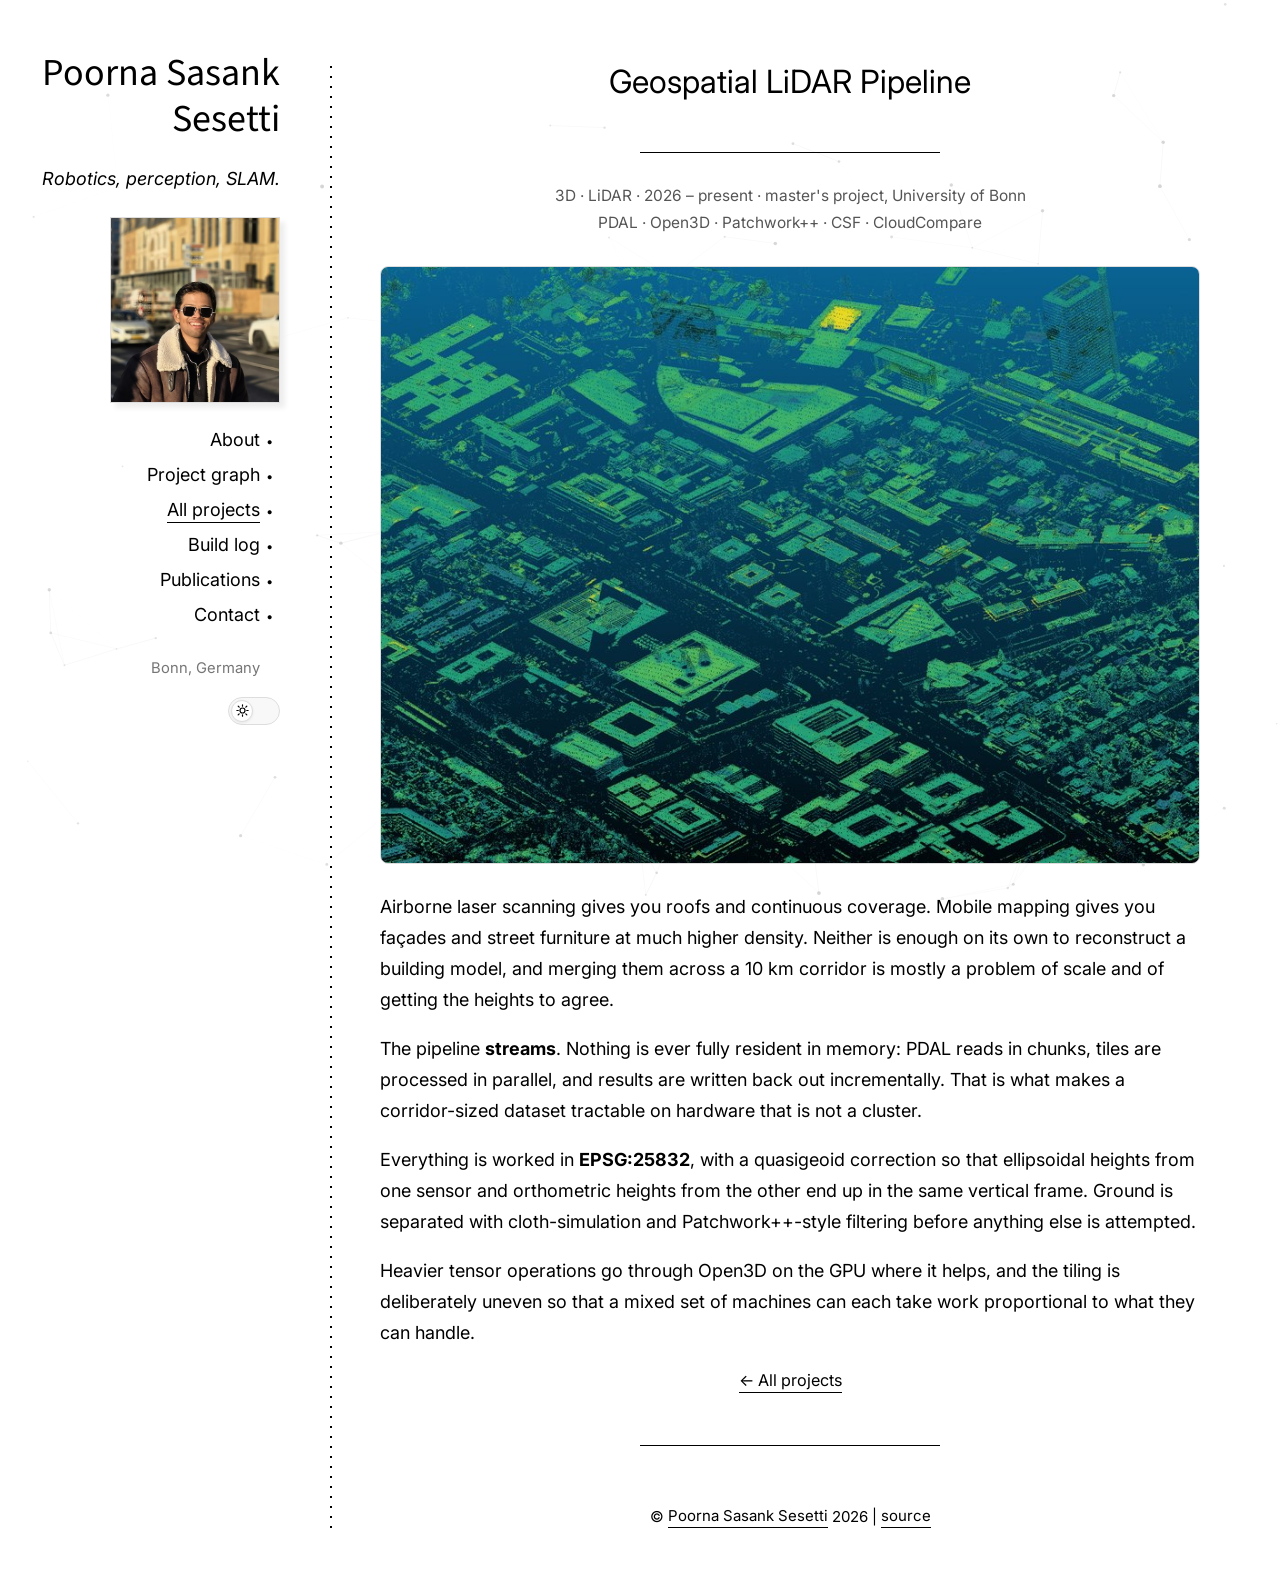
<file: projects/lidar-pipeline.html>
<!DOCTYPE html>
<html lang="en" data-theme="light">
<head>
<meta charset="utf-8">
<meta name="viewport" content="width=device-width, initial-scale=1">
<title>Geospatial LiDAR Pipeline - Poorna Sasank Sesetti</title>
<meta name="description" content="Streaming point-cloud processing across a 10 km Bonn corridor.">
<script>(function(){var t=localStorage.getItem('ps-theme')||'light';document.documentElement.setAttribute('data-theme',t);})();</script>
<link rel="preconnect" href="https://fonts.googleapis.com">
<link rel="preconnect" href="https://fonts.gstatic.com" crossorigin>
<link href="https://fonts.googleapis.com/css2?family=Inter:ital,opsz,wght@0,14..32,100..900;1,14..32,100..900&family=Source+Sans+3:ital,wght@0,200..900;1,200..900&display=swap" rel="stylesheet">
<link rel="stylesheet" href="../assets/css/paper.css">
</head>
<body>

<canvas id="cloud"></canvas>

<header class="masthead">
  <h1><a href="../index.html">Poorna Sasank Sesetti</a></h1>
  <p class="tagline">Robotics, perception, SLAM.</p>

  <img class="portrait" src="../assets/images/poorna-portrait.jpg" alt="Poorna Sasank Sesetti">

  <nav class="menu">
    <input id="menu-check" type="checkbox" hidden>
    <label id="menu-label" for="menu-check" hidden>
      <span class="icon close-icon">&#10005;</span>
      <span class="icon open-icon">&#9776;</span>
      <span class="text">Menu</span>
    </label>
    <ul>
      <li><a href="../index.html">About</a></li>
      <li><a href="../index.html#projects">Project graph</a></li>
      <li class="active"><a href="../projects.html">All projects</a></li>
      <li><a href="../blog/index.html">Build log</a></li>
      <li><a href="../index.html#publications">Publications</a></li>
      <li><a href="../index.html#contact">Contact</a></li>
    </ul>
  </nav>

  <p class="aside-note">Bonn, Germany</p>

    <button class="theme-switch" id="theme-toggle" type="button"
            role="switch" aria-checked="false" aria-label="Dark mode">
      <span class="switch-track">
        <span class="switch-thumb"><svg class="ico-sun" viewBox="0 0 24 24" aria-hidden="true" focusable="false" fill="none" stroke="currentColor" stroke-width="2.2" stroke-linecap="round"><circle cx="12" cy="12" r="4.6"/><path d="M12 1.6v2.6M12 19.8v2.6M4 4l1.9 1.9M18.1 18.1 20 20M1.6 12h2.6M19.8 12h2.6M4 20l1.9-1.9M18.1 5.9 20 4"/></svg><svg class="ico-moon" viewBox="0 0 24 24" aria-hidden="true" focusable="false" fill="none" stroke="currentColor" stroke-width="2.2" stroke-linecap="round" stroke-linejoin="round"><path d="M20.5 13.4A8.6 8.6 0 1 1 10.6 3.5a6.7 6.7 0 0 0 9.9 9.9z"/></svg></span>
      </span>
    </button>
</header>

<article class="main">

  <header class="title">
    <h1>Geospatial LiDAR Pipeline</h1>
    <hr>
  </header>

  <p class="detail-meta">3D · LiDAR · 2026 – present · master's project, University of Bonn<br>PDAL · Open3D · Patchwork++ · CSF · CloudCompare</p>

  <p class="detail-hero"><img src="../assets/media/projects/moro-lidar-web.jpg" alt="Merged airborne and mobile LiDAR point cloud of a Bonn street corridor, coloured by height"></p>
  <p>Airborne laser scanning gives you roofs and continuous coverage. Mobile mapping gives you façades and street furniture at much higher density. Neither is enough on its own to reconstruct a building model, and merging them across a 10 km corridor is mostly a problem of scale and of getting the heights to agree.</p>

  <p>The pipeline <strong>streams</strong>. Nothing is ever fully resident in memory: PDAL reads in chunks, tiles are processed in parallel, and results are written back out incrementally. That is what makes a corridor-sized dataset tractable on hardware that is not a cluster.</p>

  <p>Everything is worked in <strong>EPSG:25832</strong>, with a quasigeoid correction so that ellipsoidal heights from one sensor and orthometric heights from the other end up in the same vertical frame. Ground is separated with cloth-simulation and Patchwork++-style filtering before anything else is attempted.</p>

  <p>Heavier tensor operations go through Open3D on the GPU where it helps, and the tiling is deliberately uneven so that a mixed set of machines can each take work proportional to what they can handle.</p>

  <p class="note centered back-link"><a href="../projects.html">&larr; All projects</a></p>

  <footer>
    <hr>
    <div class="copyright"><sub>&copy;
      <a href="../index.html">Poorna Sasank Sesetti</a> 2026 |
      <a href="https://github.com/spicyram3n/personal-portfolio">source</a>
    </sub></div>
  </footer>

</article>

<script src="../assets/js/site.js"></script>
</body>
</html>
</file>
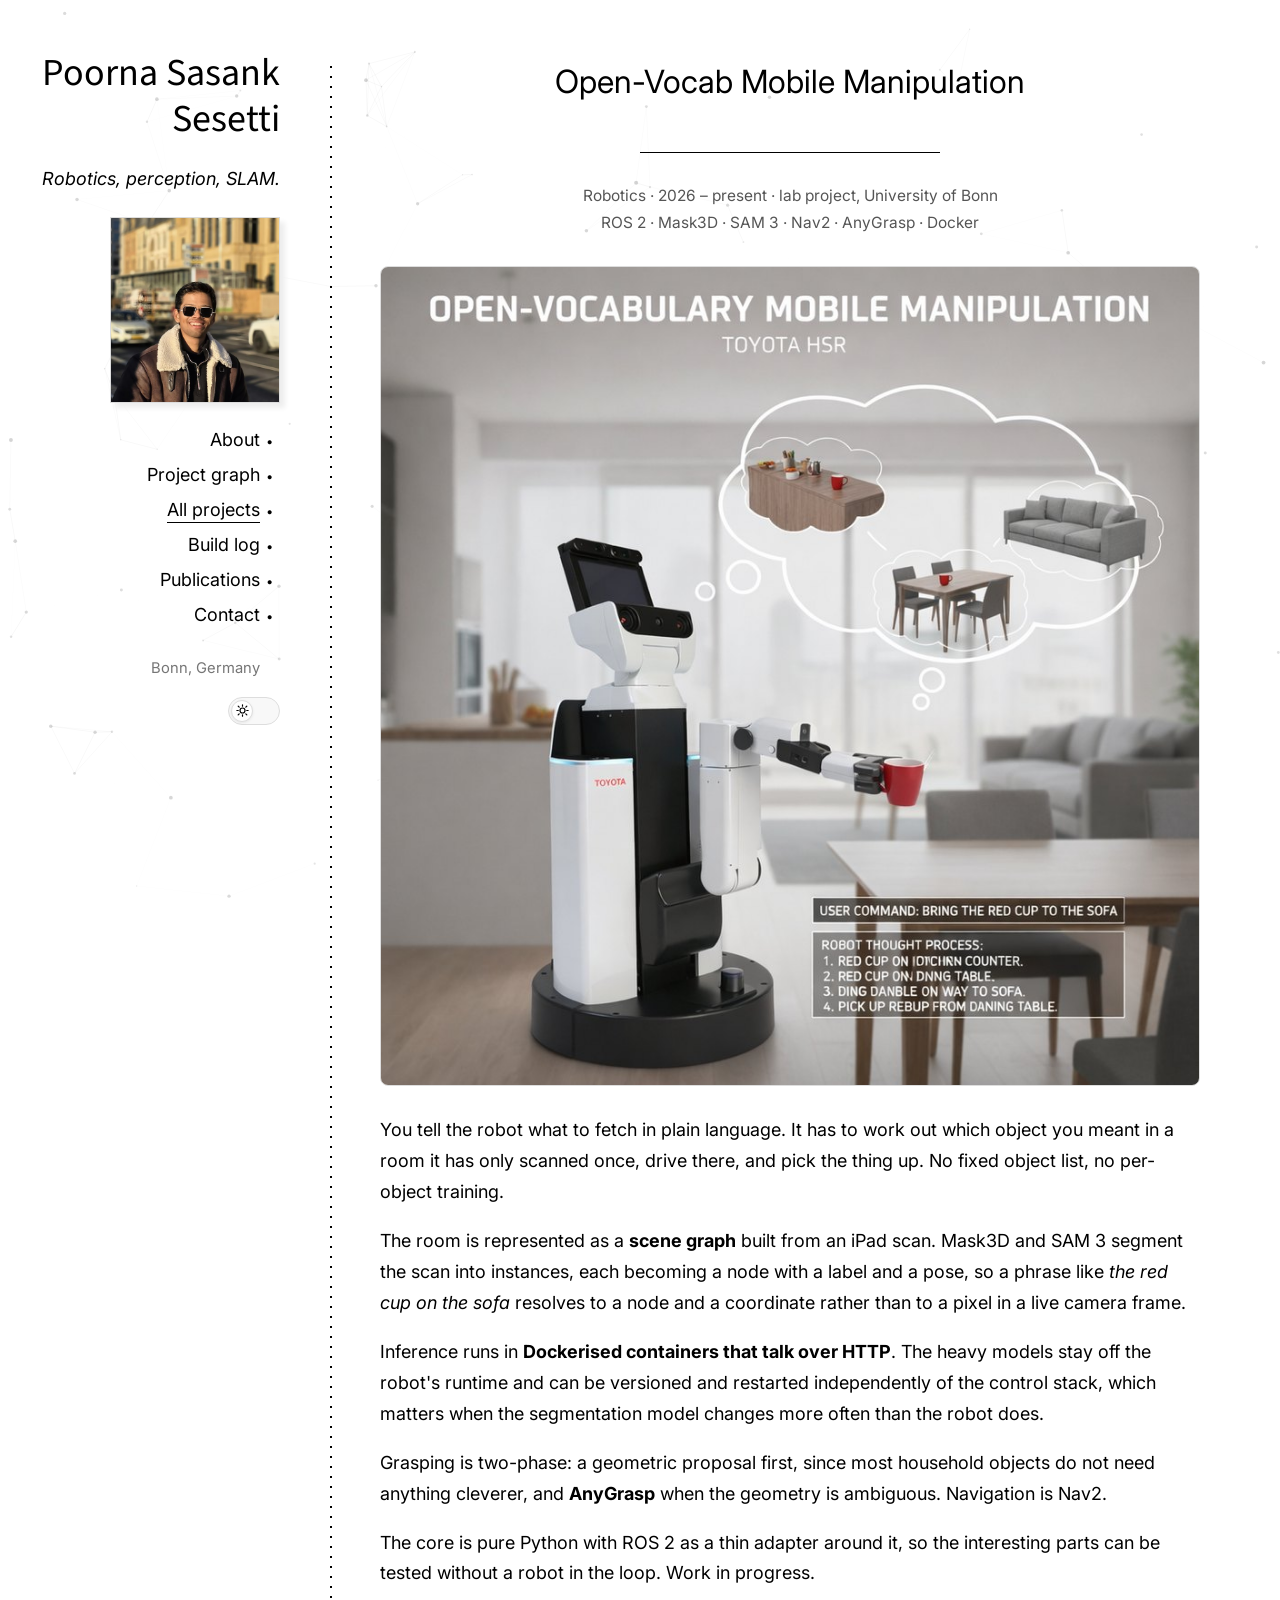
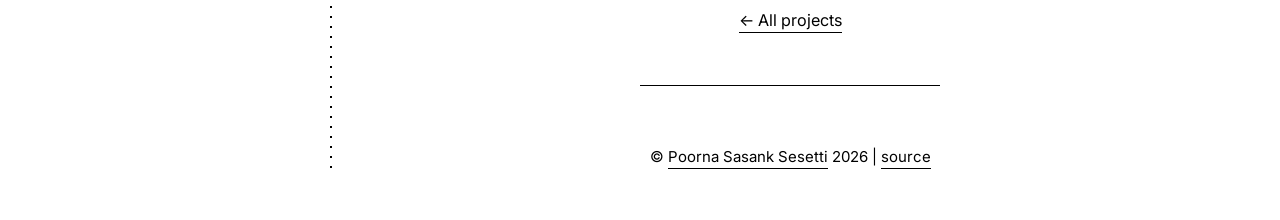
<file: projects/ovmm.html>
<!DOCTYPE html>
<html lang="en" data-theme="light">
<head>
<meta charset="utf-8">
<meta name="viewport" content="width=device-width, initial-scale=1">
<title>Open-Vocab Mobile Manipulation - Poorna Sasank Sesetti</title>
<meta name="description" content="Language-conditioned grasping on the Toyota HSR, driven by a scene graph.">
<script>(function(){var t=localStorage.getItem('ps-theme')||'light';document.documentElement.setAttribute('data-theme',t);})();</script>
<link rel="preconnect" href="https://fonts.googleapis.com">
<link rel="preconnect" href="https://fonts.gstatic.com" crossorigin>
<link href="https://fonts.googleapis.com/css2?family=Inter:ital,opsz,wght@0,14..32,100..900;1,14..32,100..900&family=Source+Sans+3:ital,wght@0,200..900;1,200..900&display=swap" rel="stylesheet">
<link rel="stylesheet" href="../assets/css/paper.css">
</head>
<body>

<canvas id="cloud"></canvas>

<header class="masthead">
  <h1><a href="../index.html">Poorna Sasank Sesetti</a></h1>
  <p class="tagline">Robotics, perception, SLAM.</p>

  <img class="portrait" src="../assets/images/poorna-portrait.jpg" alt="Poorna Sasank Sesetti">

  <nav class="menu">
    <input id="menu-check" type="checkbox" hidden>
    <label id="menu-label" for="menu-check" hidden>
      <span class="icon close-icon">&#10005;</span>
      <span class="icon open-icon">&#9776;</span>
      <span class="text">Menu</span>
    </label>
    <ul>
      <li><a href="../index.html">About</a></li>
      <li><a href="../index.html#projects">Project graph</a></li>
      <li class="active"><a href="../projects.html">All projects</a></li>
      <li><a href="../blog/index.html">Build log</a></li>
      <li><a href="../index.html#publications">Publications</a></li>
      <li><a href="../index.html#contact">Contact</a></li>
    </ul>
  </nav>

  <p class="aside-note">Bonn, Germany</p>

    <button class="theme-switch" id="theme-toggle" type="button"
            role="switch" aria-checked="false" aria-label="Dark mode">
      <span class="switch-track">
        <span class="switch-thumb"><svg class="ico-sun" viewBox="0 0 24 24" aria-hidden="true" focusable="false" fill="none" stroke="currentColor" stroke-width="2.2" stroke-linecap="round"><circle cx="12" cy="12" r="4.6"/><path d="M12 1.6v2.6M12 19.8v2.6M4 4l1.9 1.9M18.1 18.1 20 20M1.6 12h2.6M19.8 12h2.6M4 20l1.9-1.9M18.1 5.9 20 4"/></svg><svg class="ico-moon" viewBox="0 0 24 24" aria-hidden="true" focusable="false" fill="none" stroke="currentColor" stroke-width="2.2" stroke-linecap="round" stroke-linejoin="round"><path d="M20.5 13.4A8.6 8.6 0 1 1 10.6 3.5a6.7 6.7 0 0 0 9.9 9.9z"/></svg></span>
      </span>
    </button>
</header>

<article class="main">

  <header class="title">
    <h1>Open-Vocab Mobile Manipulation</h1>
    <hr>
  </header>

  <p class="detail-meta">Robotics · 2026 – present · lab project, University of Bonn<br>ROS 2 · Mask3D · SAM 3 · Nav2 · AnyGrasp · Docker</p>

  <p class="detail-hero"><img src="../assets/media/projects/hsr-ovmm-web.jpg" alt="Toyota HSR reaching for an object in a living room, with its scene graph overlaid"></p>
  <p>You tell the robot what to fetch in plain language. It has to work out which object you meant in a room it has only scanned once, drive there, and pick the thing up. No fixed object list, no per-object training.</p>

  <p>The room is represented as a <strong>scene graph</strong> built from an iPad scan. Mask3D and SAM 3 segment the scan into instances, each becoming a node with a label and a pose, so a phrase like <em>the red cup on the sofa</em> resolves to a node and a coordinate rather than to a pixel in a live camera frame.</p>

  <p>Inference runs in <strong>Dockerised containers that talk over HTTP</strong>. The heavy models stay off the robot's runtime and can be versioned and restarted independently of the control stack, which matters when the segmentation model changes more often than the robot does.</p>

  <p>Grasping is two-phase: a geometric proposal first, since most household objects do not need anything cleverer, and <strong>AnyGrasp</strong> when the geometry is ambiguous. Navigation is Nav2.</p>

  <p>The core is pure Python with ROS 2 as a thin adapter around it, so the interesting parts can be tested without a robot in the loop. Work in progress.</p>

  <p class="note centered back-link"><a href="../projects.html">&larr; All projects</a></p>

  <footer>
    <hr>
    <div class="copyright"><sub>&copy;
      <a href="../index.html">Poorna Sasank Sesetti</a> 2026 |
      <a href="https://github.com/spicyram3n/personal-portfolio">source</a>
    </sub></div>
  </footer>

</article>

<script src="../assets/js/site.js"></script>
</body>
</html>
</file>
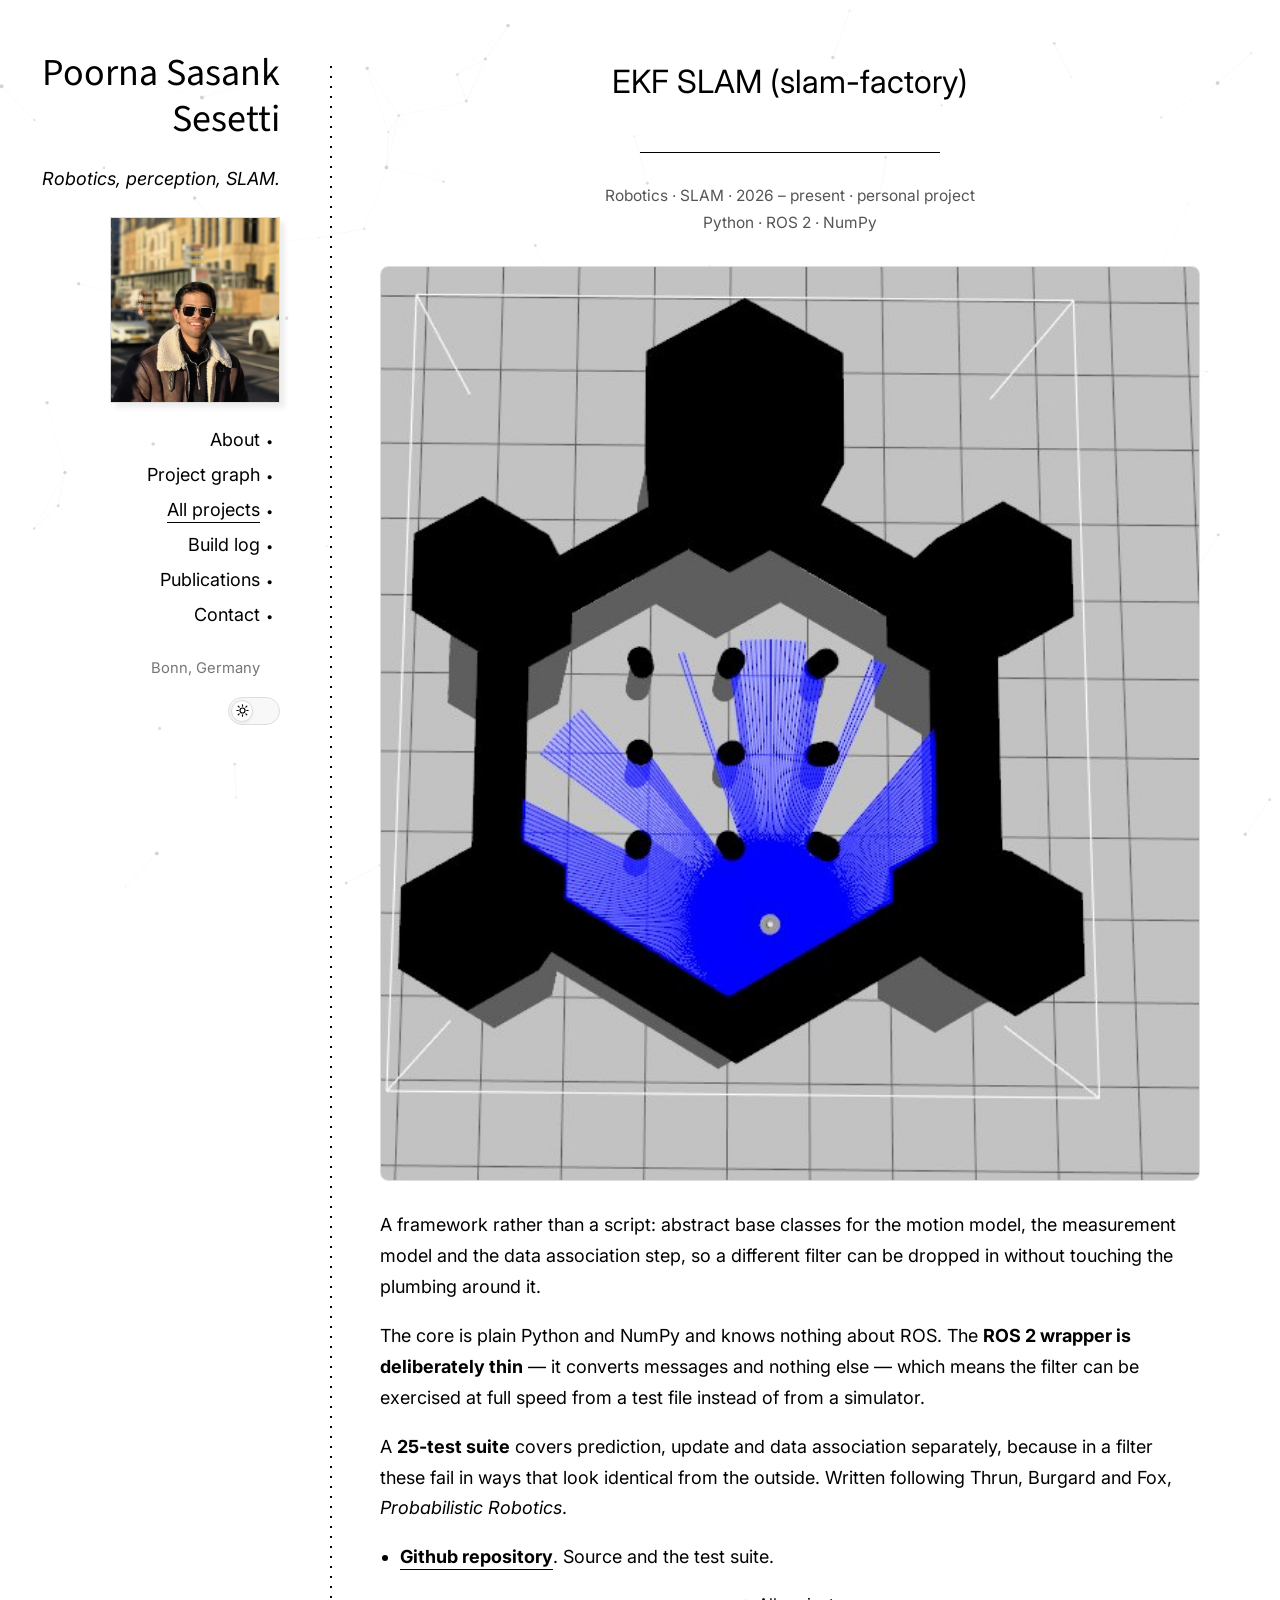
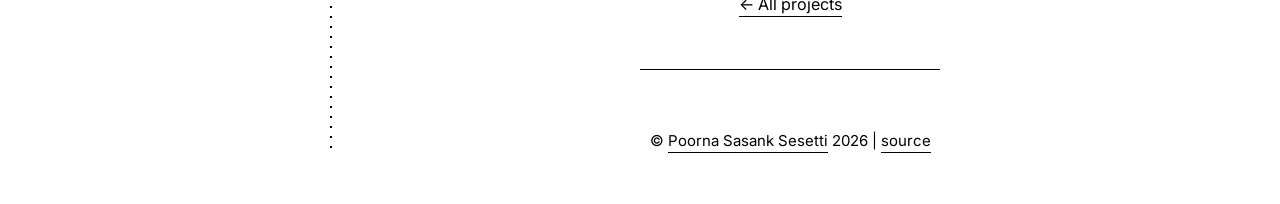
<file: projects/slam-factory.html>
<!DOCTYPE html>
<html lang="en" data-theme="light">
<head>
<meta charset="utf-8">
<meta name="viewport" content="width=device-width, initial-scale=1">
<title>EKF SLAM (slam-factory) - Poorna Sasank Sesetti</title>
<meta name="description" content="A filter-based SLAM framework with a clean core and a thin ROS 2 shell.">
<script>(function(){var t=localStorage.getItem('ps-theme')||'light';document.documentElement.setAttribute('data-theme',t);})();</script>
<link rel="preconnect" href="https://fonts.googleapis.com">
<link rel="preconnect" href="https://fonts.gstatic.com" crossorigin>
<link href="https://fonts.googleapis.com/css2?family=Inter:ital,opsz,wght@0,14..32,100..900;1,14..32,100..900&family=Source+Sans+3:ital,wght@0,200..900;1,200..900&display=swap" rel="stylesheet">
<link rel="stylesheet" href="../assets/css/paper.css">
</head>
<body>

<canvas id="cloud"></canvas>

<header class="masthead">
  <h1><a href="../index.html">Poorna Sasank Sesetti</a></h1>
  <p class="tagline">Robotics, perception, SLAM.</p>

  <img class="portrait" src="../assets/images/poorna-portrait.jpg" alt="Poorna Sasank Sesetti">

  <nav class="menu">
    <input id="menu-check" type="checkbox" hidden>
    <label id="menu-label" for="menu-check" hidden>
      <span class="icon close-icon">&#10005;</span>
      <span class="icon open-icon">&#9776;</span>
      <span class="text">Menu</span>
    </label>
    <ul>
      <li><a href="../index.html">About</a></li>
      <li><a href="../index.html#projects">Project graph</a></li>
      <li class="active"><a href="../projects.html">All projects</a></li>
      <li><a href="../blog/index.html">Build log</a></li>
      <li><a href="../index.html#publications">Publications</a></li>
      <li><a href="../index.html#contact">Contact</a></li>
    </ul>
  </nav>

  <p class="aside-note">Bonn, Germany</p>

    <button class="theme-switch" id="theme-toggle" type="button"
            role="switch" aria-checked="false" aria-label="Dark mode">
      <span class="switch-track">
        <span class="switch-thumb"><svg class="ico-sun" viewBox="0 0 24 24" aria-hidden="true" focusable="false" fill="none" stroke="currentColor" stroke-width="2.2" stroke-linecap="round"><circle cx="12" cy="12" r="4.6"/><path d="M12 1.6v2.6M12 19.8v2.6M4 4l1.9 1.9M18.1 18.1 20 20M1.6 12h2.6M19.8 12h2.6M4 20l1.9-1.9M18.1 5.9 20 4"/></svg><svg class="ico-moon" viewBox="0 0 24 24" aria-hidden="true" focusable="false" fill="none" stroke="currentColor" stroke-width="2.2" stroke-linecap="round" stroke-linejoin="round"><path d="M20.5 13.4A8.6 8.6 0 1 1 10.6 3.5a6.7 6.7 0 0 0 9.9 9.9z"/></svg></span>
      </span>
    </button>
</header>

<article class="main">

  <header class="title">
    <h1>EKF SLAM (slam-factory)</h1>
    <hr>
  </header>

  <p class="detail-meta">Robotics · SLAM · 2026 – present · personal project<br>Python · ROS 2 · NumPy</p>

  <p class="detail-hero"><img src="../assets/media/projects/ekf-slam-web.jpg" alt="EKF SLAM run showing the estimated trajectory, landmark estimates and uncertainty ellipses"></p>
  <p>A framework rather than a script: abstract base classes for the motion model, the measurement model and the data association step, so a different filter can be dropped in without touching the plumbing around it.</p>

  <p>The core is plain Python and NumPy and knows nothing about ROS. The <strong>ROS 2 wrapper is deliberately thin</strong> — it converts messages and nothing else — which means the filter can be exercised at full speed from a test file instead of from a simulator.</p>

  <p>A <strong>25-test suite</strong> covers prediction, update and data association separately, because in a filter these fail in ways that look identical from the outside. Written following Thrun, Burgard and Fox, <em>Probabilistic Robotics</em>.</p>

  <ul>
    <li><a href="https://github.com/spicyram3n/slam-factory"><strong>Github repository</strong></a>. Source and the test suite.</li>
  </ul>

  <p class="note centered back-link"><a href="../projects.html">&larr; All projects</a></p>

  <footer>
    <hr>
    <div class="copyright"><sub>&copy;
      <a href="../index.html">Poorna Sasank Sesetti</a> 2026 |
      <a href="https://github.com/spicyram3n/personal-portfolio">source</a>
    </sub></div>
  </footer>

</article>

<script src="../assets/js/site.js"></script>
</body>
</html>
</file>
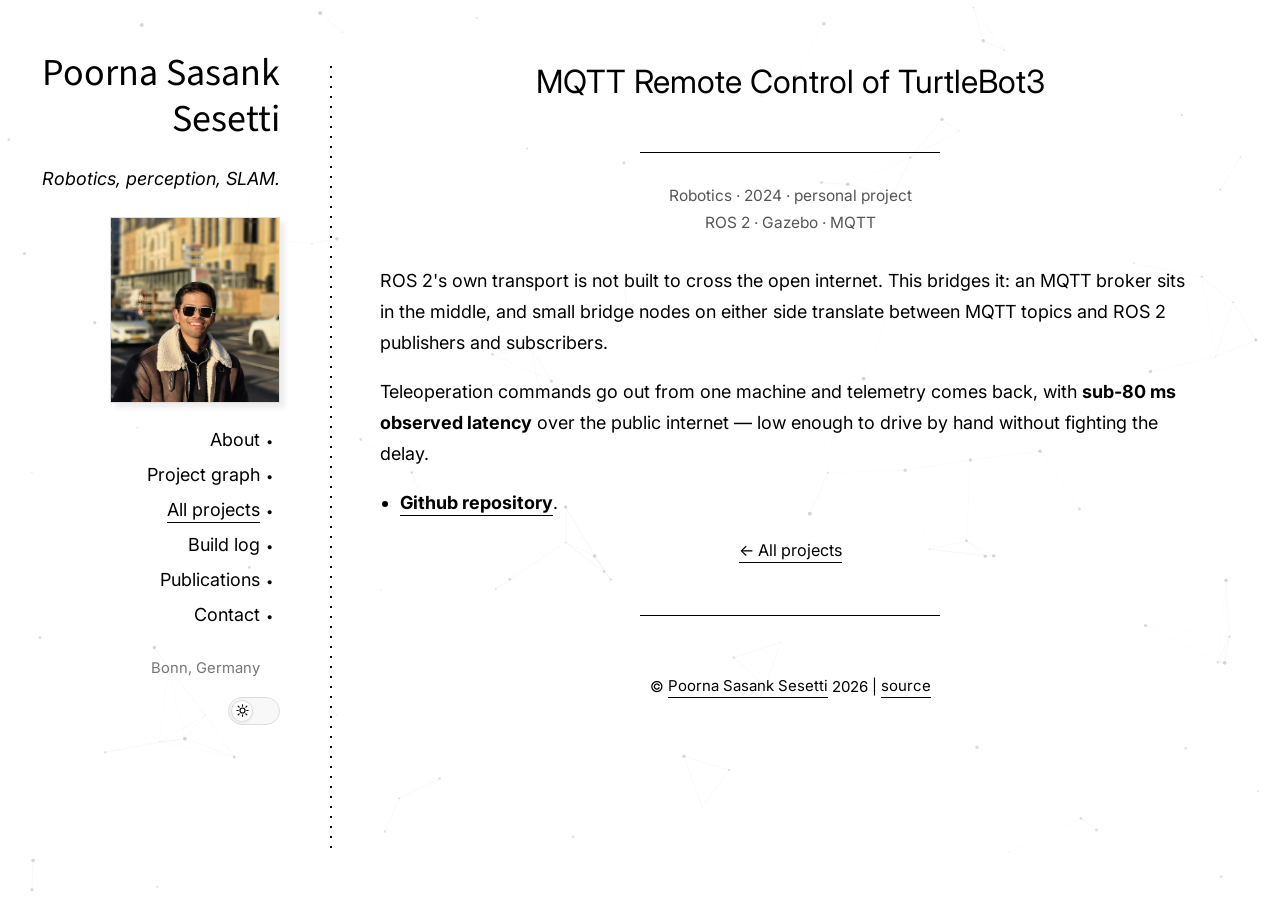
<file: projects/turtlebot3-mqtt.html>
<!DOCTYPE html>
<html lang="en" data-theme="light">
<head>
<meta charset="utf-8">
<meta name="viewport" content="width=device-width, initial-scale=1">
<title>MQTT Remote Control of TurtleBot3 - Poorna Sasank Sesetti</title>
<meta name="description" content="Driving a TurtleBot3 over the public internet.">
<script>(function(){var t=localStorage.getItem('ps-theme')||'light';document.documentElement.setAttribute('data-theme',t);})();</script>
<link rel="preconnect" href="https://fonts.googleapis.com">
<link rel="preconnect" href="https://fonts.gstatic.com" crossorigin>
<link href="https://fonts.googleapis.com/css2?family=Inter:ital,opsz,wght@0,14..32,100..900;1,14..32,100..900&family=Source+Sans+3:ital,wght@0,200..900;1,200..900&display=swap" rel="stylesheet">
<link rel="stylesheet" href="../assets/css/paper.css">
</head>
<body>

<canvas id="cloud"></canvas>

<header class="masthead">
  <h1><a href="../index.html">Poorna Sasank Sesetti</a></h1>
  <p class="tagline">Robotics, perception, SLAM.</p>

  <img class="portrait" src="../assets/images/poorna-portrait.jpg" alt="Poorna Sasank Sesetti">

  <nav class="menu">
    <input id="menu-check" type="checkbox" hidden>
    <label id="menu-label" for="menu-check" hidden>
      <span class="icon close-icon">&#10005;</span>
      <span class="icon open-icon">&#9776;</span>
      <span class="text">Menu</span>
    </label>
    <ul>
      <li><a href="../index.html">About</a></li>
      <li><a href="../index.html#projects">Project graph</a></li>
      <li class="active"><a href="../projects.html">All projects</a></li>
      <li><a href="../blog/index.html">Build log</a></li>
      <li><a href="../index.html#publications">Publications</a></li>
      <li><a href="../index.html#contact">Contact</a></li>
    </ul>
  </nav>

  <p class="aside-note">Bonn, Germany</p>

    <button class="theme-switch" id="theme-toggle" type="button"
            role="switch" aria-checked="false" aria-label="Dark mode">
      <span class="switch-track">
        <span class="switch-thumb"><svg class="ico-sun" viewBox="0 0 24 24" aria-hidden="true" focusable="false" fill="none" stroke="currentColor" stroke-width="2.2" stroke-linecap="round"><circle cx="12" cy="12" r="4.6"/><path d="M12 1.6v2.6M12 19.8v2.6M4 4l1.9 1.9M18.1 18.1 20 20M1.6 12h2.6M19.8 12h2.6M4 20l1.9-1.9M18.1 5.9 20 4"/></svg><svg class="ico-moon" viewBox="0 0 24 24" aria-hidden="true" focusable="false" fill="none" stroke="currentColor" stroke-width="2.2" stroke-linecap="round" stroke-linejoin="round"><path d="M20.5 13.4A8.6 8.6 0 1 1 10.6 3.5a6.7 6.7 0 0 0 9.9 9.9z"/></svg></span>
      </span>
    </button>
</header>

<article class="main">

  <header class="title">
    <h1>MQTT Remote Control of TurtleBot3</h1>
    <hr>
  </header>

  <p class="detail-meta">Robotics · 2024 · personal project<br>ROS 2 · Gazebo · MQTT</p>

  <p>ROS 2's own transport is not built to cross the open internet. This bridges it: an MQTT broker sits in the middle, and small bridge nodes on either side translate between MQTT topics and ROS 2 publishers and subscribers.</p>

  <p>Teleoperation commands go out from one machine and telemetry comes back, with <strong>sub-80 ms observed latency</strong> over the public internet — low enough to drive by hand without fighting the delay.</p>

  <ul>
    <li><a href="https://github.com/spicyram3n/turtlebot3-internet-control"><strong>Github repository</strong></a>.</li>
  </ul>

  <p class="note centered back-link"><a href="../projects.html">&larr; All projects</a></p>

  <footer>
    <hr>
    <div class="copyright"><sub>&copy;
      <a href="../index.html">Poorna Sasank Sesetti</a> 2026 |
      <a href="https://github.com/spicyram3n/personal-portfolio">source</a>
    </sub></div>
  </footer>

</article>

<script src="../assets/js/site.js"></script>
</body>
</html>
</file>
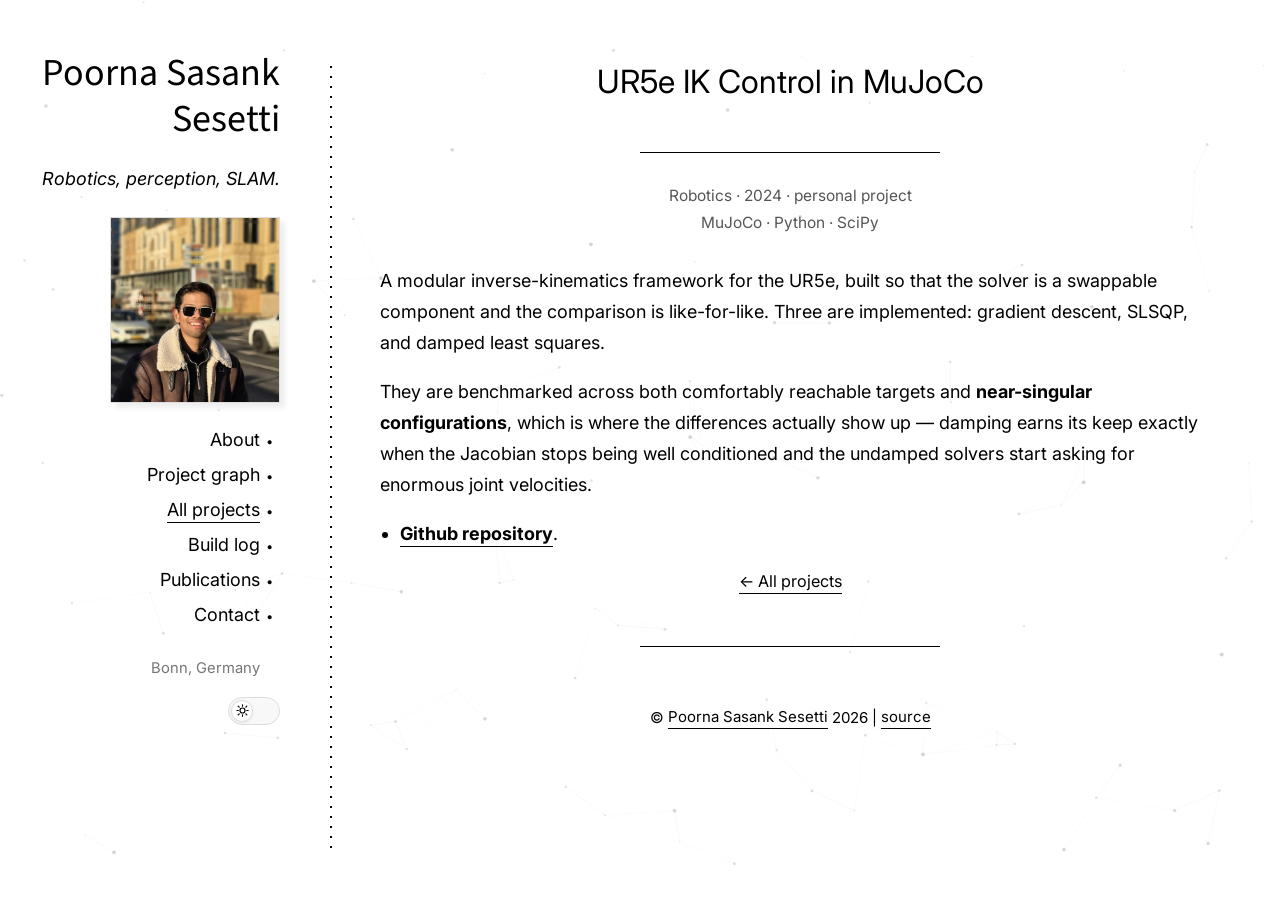
<file: projects/ur5e-ik.html>
<!DOCTYPE html>
<html lang="en" data-theme="light">
<head>
<meta charset="utf-8">
<meta name="viewport" content="width=device-width, initial-scale=1">
<title>UR5e IK Control in MuJoCo - Poorna Sasank Sesetti</title>
<meta name="description" content="Benchmarking three inverse-kinematics solvers on a 6-DOF arm.">
<script>(function(){var t=localStorage.getItem('ps-theme')||'light';document.documentElement.setAttribute('data-theme',t);})();</script>
<link rel="preconnect" href="https://fonts.googleapis.com">
<link rel="preconnect" href="https://fonts.gstatic.com" crossorigin>
<link href="https://fonts.googleapis.com/css2?family=Inter:ital,opsz,wght@0,14..32,100..900;1,14..32,100..900&family=Source+Sans+3:ital,wght@0,200..900;1,200..900&display=swap" rel="stylesheet">
<link rel="stylesheet" href="../assets/css/paper.css">
</head>
<body>

<canvas id="cloud"></canvas>

<header class="masthead">
  <h1><a href="../index.html">Poorna Sasank Sesetti</a></h1>
  <p class="tagline">Robotics, perception, SLAM.</p>

  <img class="portrait" src="../assets/images/poorna-portrait.jpg" alt="Poorna Sasank Sesetti">

  <nav class="menu">
    <input id="menu-check" type="checkbox" hidden>
    <label id="menu-label" for="menu-check" hidden>
      <span class="icon close-icon">&#10005;</span>
      <span class="icon open-icon">&#9776;</span>
      <span class="text">Menu</span>
    </label>
    <ul>
      <li><a href="../index.html">About</a></li>
      <li><a href="../index.html#projects">Project graph</a></li>
      <li class="active"><a href="../projects.html">All projects</a></li>
      <li><a href="../blog/index.html">Build log</a></li>
      <li><a href="../index.html#publications">Publications</a></li>
      <li><a href="../index.html#contact">Contact</a></li>
    </ul>
  </nav>

  <p class="aside-note">Bonn, Germany</p>

    <button class="theme-switch" id="theme-toggle" type="button"
            role="switch" aria-checked="false" aria-label="Dark mode">
      <span class="switch-track">
        <span class="switch-thumb"><svg class="ico-sun" viewBox="0 0 24 24" aria-hidden="true" focusable="false" fill="none" stroke="currentColor" stroke-width="2.2" stroke-linecap="round"><circle cx="12" cy="12" r="4.6"/><path d="M12 1.6v2.6M12 19.8v2.6M4 4l1.9 1.9M18.1 18.1 20 20M1.6 12h2.6M19.8 12h2.6M4 20l1.9-1.9M18.1 5.9 20 4"/></svg><svg class="ico-moon" viewBox="0 0 24 24" aria-hidden="true" focusable="false" fill="none" stroke="currentColor" stroke-width="2.2" stroke-linecap="round" stroke-linejoin="round"><path d="M20.5 13.4A8.6 8.6 0 1 1 10.6 3.5a6.7 6.7 0 0 0 9.9 9.9z"/></svg></span>
      </span>
    </button>
</header>

<article class="main">

  <header class="title">
    <h1>UR5e IK Control in MuJoCo</h1>
    <hr>
  </header>

  <p class="detail-meta">Robotics · 2024 · personal project<br>MuJoCo · Python · SciPy</p>

  <p>A modular inverse-kinematics framework for the UR5e, built so that the solver is a swappable component and the comparison is like-for-like. Three are implemented: gradient descent, SLSQP, and damped least squares.</p>

  <p>They are benchmarked across both comfortably reachable targets and <strong>near-singular configurations</strong>, which is where the differences actually show up — damping earns its keep exactly when the Jacobian stops being well conditioned and the undamped solvers start asking for enormous joint velocities.</p>

  <ul>
    <li><a href="https://github.com/spicyram3n/mujoco_ik_simulation"><strong>Github repository</strong></a>.</li>
  </ul>

  <p class="note centered back-link"><a href="../projects.html">&larr; All projects</a></p>

  <footer>
    <hr>
    <div class="copyright"><sub>&copy;
      <a href="../index.html">Poorna Sasank Sesetti</a> 2026 |
      <a href="https://github.com/spicyram3n/personal-portfolio">source</a>
    </sub></div>
  </footer>

</article>

<script src="../assets/js/site.js"></script>
</body>
</html>
</file>
<file: assets/css/paper.css>
/* ==========================================================================
   One stylesheet for the whole site.

   Layout: a narrow right-aligned masthead floated to the left of a single
   article column, the two separated by a dotted vertical rule. Sans-serif,
   generous line-height, black hairline under every link, short centred
   rules between sections. No cards, no shadows except the one offset grey
   drop under boxed blocks, no animation.
   ========================================================================== */

html[data-theme="light"], :root {
  --bg:        #ffffff;
  --text:      #000000;
  --dim:       #555555;
  --dimmer:    #767676;
  --hair:      #dddddd;   /* light box borders */
  --shadow:    #eeeeee;   /* the offset drop shadow */
  --code-bg:   #f9f9f9;
  --stripe:    #f8f8f8;
  --shadow-soft: rgba(0,0,0,0.07);   /* small drop, straight down */
  --shadow-lift: rgba(0,0,0,0.14);   /* the same drop, deeper, on hover */
  --hair-strong: rgba(0,0,0,0.34);
  --point:     rgba(0,0,0,0.26);
  --point-lit: rgba(0,0,0,0.72);
  --node:      #000000;
  --node-tool: #9a9a9a;
}

html[data-theme="dark"] {
  --bg:        #14140f;
  --text:      #e7e3d9;
  --dim:       #a9a498;
  --dimmer:    #85806f;
  --hair:      #3a3931;
  --shadow:    #1d1d17;
  --code-bg:   #1c1c16;
  --stripe:    #1a1a14;
  --shadow-soft: rgba(0,0,0,0.45);
  --shadow-lift: rgba(0,0,0,0.65);
  --hair-strong: rgba(231,227,217,0.38);
  --point:     rgba(231,227,217,0.26);
  --point-lit: rgba(231,227,217,0.75);
  --node:      #e7e3d9;
  --node-tool: #7e7a6c;
}

/* ── micro reset ───────────────────────────────────────────────────────── */

html { font-size: 100%; -webkit-text-size-adjust: 100%; box-sizing: border-box; }
*, *:before, *:after { box-sizing: inherit; }
body { margin: 0; padding: 0; }
button, input, label { margin: 0; padding: 0; font-family: inherit; font-size: inherit; }
img { max-width: 100%; }

/* ── typography ────────────────────────────────────────────────────────── */

body {
  background: var(--bg);
  color: var(--text);
  font-family: Inter, "Source Sans 3", "Segoe UI", system-ui, Arial, sans-serif;
  font-size: 18px;
  line-height: 1.72;
}

h1, h2, h3, h4, h5, h6 { padding: 0; margin: 60px 0 30px; line-height: 1.25; text-align: center; }
h1 { font-size: 32px; font-weight: 300; }
h2 { font-size: 22px; font-weight: 450; }
h3, h4, h5, h6 { font-size: 19px; font-weight: 450; text-align: left; }

p { margin: 1em 0; }

blockquote { margin: 1em 0; padding: 0 2em; border-left: 3px solid var(--hair); }

ul, ol { padding: 0 0 0 20px; }
li { margin: 4px 0; padding: 0; }

hr {
  display: block; height: 1px; border: 0; border-top: 1px solid;
  margin: 50px auto; padding: 0; max-width: 300px;
}

/* ── links: black, with a hairline under ───────────────────────────────── */

a { color: var(--text); text-decoration: none; padding-bottom: 2px; border-bottom: 1px solid; }
a:hover { color: var(--dim); }
a.bare, a.bare:hover { border-bottom: none; }
sup a { border-bottom: none; }

/* ── code ──────────────────────────────────────────────────────────────── */

pre, code { font-size: .9em; font-family: SFMono-Regular, Consolas, "Liberation Mono", Menlo, monospace; }
pre { overflow-x: auto; }
code { background: var(--code-bg); }
pre code {
  display: block; border: 1px solid var(--hair); box-shadow: 5px 5px 5px var(--shadow);
  padding: 1em; overflow-x: auto; line-height: 1.75; background: none;
}

/* ── tables ────────────────────────────────────────────────────────────── */

table { margin: auto; border-top: 1px solid var(--dim); border-bottom: 1px solid var(--dim); }
table thead th { border-bottom: 1px solid var(--dim); }
th, td { padding: 5px; text-align: left; vertical-align: top; }
thead, tfoot, tr:nth-child(even) { background: var(--stripe); }

/* ==========================================================================
   layout
   ========================================================================== */

body { width: 1140px; margin: 0 auto; padding: 30px 0; }

.masthead {
  width: 360px; margin-left: -100px;
  padding: 20px 50px 20px 10px;
  float: left;
  position: relative; z-index: 1;
}

.main {
  position: relative; z-index: 1;
  width: 880px; padding: 32px 10px 20px 50px;
  margin-left: 260px;
  min-height: calc(100vh - 60px);
}

/* the dotted spine between masthead and article */
.main::before {
  content: ""; position: absolute; top: 32px; bottom: 20px; left: 0; width: 2px;
  background: radial-gradient(circle, var(--text) 1px, transparent 1.2px) center top / 2px 10px repeat-y;
}

/* ── masthead ──────────────────────────────────────────────────────────── */

.masthead h1 {
  font-family: Optima, "Source Sans 3", "Segoe UI", Arial, sans-serif;
  margin: 0 0 22px; padding: 0;
  text-align: right; font-size: 38px; font-weight: normal; line-height: 46px;
}
.masthead h1 a { border-bottom: none; }

.masthead .tagline { font-style: italic; text-align: right; margin: 0; }

.masthead .portrait {
  display: block; margin: 22px 0 22px auto; width: 170px;
  border: 1px solid var(--hair); box-shadow: 5px 5px 5px var(--shadow);
}

.masthead .menu { margin-right: 20px; direction: rtl; }
.masthead .menu a { direction: ltr; border-bottom: none; }
.masthead .menu a:hover, .masthead .menu a:focus { color: var(--dim); border-bottom: 1px solid; }
.masthead .menu li::marker { content: "•\00a0\00a0"; font-size: .72em; }
.masthead .menu li.active a { border-bottom: 1px solid; }

.masthead .aside-note {
  direction: ltr; text-align: right; margin: 26px 20px 0 0;
  font-size: .82em; color: var(--dimmer); line-height: 1.6;
}
.masthead .aside-note a { color: var(--dimmer); }

/* the filter pills on the projects page */
button.tog {
  background: none; border: none; border-bottom: 1px solid transparent;
  color: var(--dimmer); cursor: pointer; font-size: .82em; padding: 0;
}
button.tog:hover { color: var(--text); border-bottom-color: currentColor; }
button.tog.on { color: var(--text); font-weight: 600; }

/* ── theme switch: a track the thumb slides along ── */
.theme-switch {
  display: block; margin: 16px 0 0 auto;
  background: none; border: 0; padding: 0; cursor: pointer; line-height: 0;
}
.switch-track {
  display: flex; align-items: center; width: 52px; height: 28px; padding: 2px;
  border: 1px solid var(--hair); border-radius: 999px; background: var(--stripe);
  transition: background .2s, border-color .2s;
}
.switch-thumb {
  width: 22px; height: 22px; border-radius: 50%;
  display: flex; align-items: center; justify-content: center;
  background: var(--bg); border: 1px solid var(--hair); color: var(--text);
  box-shadow: 0 1px 3px var(--shadow-soft);
  transform: translateX(0);
  transition: transform .22s cubic-bezier(.3,.8,.3,1);
}
.switch-thumb svg { width: 13px; height: 13px; display: block; }

/* light: thumb parked left showing the sun. dark: slid right, showing the moon.
   Scoped to .switch-thumb so these outrank the `.switch-thumb svg` rule above. */
.switch-thumb .ico-moon { display: none; }
html[data-theme="dark"] .switch-thumb { transform: translateX(24px); }
html[data-theme="dark"] .switch-thumb .ico-sun  { display: none; }
html[data-theme="dark"] .switch-thumb .ico-moon { display: block; }

.theme-switch:hover .switch-track { border-color: var(--hair-strong); }
.theme-switch:focus-visible .switch-track { outline: 2px solid var(--text); outline-offset: 2px; }

@media (prefers-reduced-motion: reduce) { .switch-thumb { transition: none; } }

/* project entries keep their heading close to their metadata */
.entry { margin-bottom: 2.4em; }
.entry h3 { margin-bottom: .45em; }
.entry figure { margin: 1em 0; }

#menu-check, #menu-label { display: none; }

/* ── article ───────────────────────────────────────────────────────────── */

.main .title h1 { margin-top: 0; margin-bottom: 40px; font-weight: 400; }
.title h3 { font-weight: normal; text-align: center; }
.subtitle { font-size: .9em; color: var(--dim); text-align: center; }

.meta { font-size: .85em; color: var(--dim); margin: 0 0 .9em; line-height: 1.5; }
.note { font-size: .9em; color: var(--dim); }
.centered { text-align: center; }

/* stacked figure with the offset drop shadow */
figure { margin: 1.6em 0; text-align: center; }
figure img { border: 1px solid var(--hair); box-shadow: 5px 5px 5px var(--shadow); }
figcaption { font-size: .82em; color: var(--dimmer); margin-top: .6em; }

/* a list of dated things: date on the left, item on the right */
dl.rows { display: grid; grid-template-columns: 8.5rem 1fr; column-gap: 1rem; margin: 1em 0; }
dl.rows dt { grid-column: 1; color: var(--dim); font-size: .88em; padding-top: .18em; }
dl.rows dd { grid-column: 2; margin: 0 0 1.1em; }
dl.rows dd .what { font-weight: 600; }
dl.rows dd p { margin: 0; font-size: .92em; color: var(--dim); }

/* ── social links: round icon buttons ─────────────────────────────────── */

.social-links { display: flex; flex-wrap: wrap; gap: 10px; margin: 1.4em 0 1.8em; }

.social-link {
  width: 40px; height: 40px; flex: 0 0 40px;
  display: flex; align-items: center; justify-content: center;
  border: 1px solid var(--hair); border-radius: 50%;
  box-shadow: 0 2px 6px var(--shadow-soft);
  color: var(--text); background: var(--bg);
  transition: background .16s, color .16s, border-color .16s, transform .16s, box-shadow .16s;
}
.social-link:hover {
  background: var(--text); color: var(--bg); border-color: var(--text);
  transform: translateY(-2px);
  box-shadow: 0 6px 14px var(--shadow-lift);
}
.social-link:focus-visible { outline: 2px solid var(--text); outline-offset: 3px; }
.social-link svg { width: 19px; height: 19px; display: block; }

@media (prefers-reduced-motion: reduce) {
  .social-link { transition: none; }
  .social-link:hover { transform: none; }
}

/* ── publication card: figure on the left, citation on the right ───────── */

.pub {
  display: flex;
  border: 1px solid var(--hair);
  box-shadow: 0 2px 6px var(--shadow-soft);   /* small, straight down */
  margin: 1.4em 0;
  border-radius: 8px; overflow: hidden;
  transition: transform 180ms ease, box-shadow 180ms ease, border-color 180ms ease;
}
.pub:hover {
  transform: translateY(-4px);
  box-shadow: 0 12px 26px var(--shadow-lift);
  border-color: var(--hair-strong);
}
.pub-figure {
  flex: 0 0 215px; width: 215px;
  border-right: 1px solid var(--hair); background: var(--stripe);
  overflow: hidden;
}
.pub-figure img {
  width: 100%; height: 100%; display: block;
  object-fit: cover; object-position: center 45%;
}

.pub-body { flex: 1; min-width: 0; padding: 12px 16px 13px; }
.pub-venue { font-size: .74em; text-transform: uppercase; letter-spacing: .09em; color: var(--dimmer); }
.pub-title { font-size: .97em; font-weight: 600; line-height: 1.35; margin: 2px 0 4px; }
.pub-authors { font-size: .82em; color: var(--dim); margin: 0 0 5px; line-height: 1.5; }
.pub-authors .me { color: var(--text); font-weight: 600; }
.pub-desc { font-size: .84em; color: var(--dim); margin: 0 0 8px; line-height: 1.55; }
.pub-links { font-size: .82em; display: flex; flex-wrap: wrap; gap: 0 14px; }

@media screen and (max-width: 700px) {
  .pub { flex-direction: column; }
  .pub-figure {
    flex-basis: auto; width: 100%; height: 160px;
    border-right: none; border-bottom: 1px solid var(--hair);
  }
}

/* ── projects grid: thumbnail cards that lift, opening a detail page ───── */

.projects {
  display: grid;
  grid-template-columns: repeat(auto-fit, minmax(260px, 1fr));
  gap: 22px;
  margin: 1.6em 0 2em;
}

.project-card {
  border: 1px solid var(--hair);
  border-radius: 10px;
  overflow: hidden;
  background: var(--bg);
  box-shadow: 0 2px 6px var(--shadow-soft);
  transition: transform 180ms ease, box-shadow 180ms ease, border-color 180ms ease;
}
.project-card:hover {
  transform: translateY(-4px);
  box-shadow: 0 12px 26px var(--shadow-lift);
  border-color: var(--hair-strong);
}

.project-link {
  display: grid; gap: 10px; padding: 12px;
  color: inherit; border-bottom: none;
}
.project-link:visited { color: inherit; }
.project-link:hover { color: inherit; }
.project-link:focus-visible { outline: 2px solid var(--text); outline-offset: 3px; }

.thumb {
  position: relative; overflow: hidden;
  border-radius: 8px; aspect-ratio: 4 / 3;
  background: var(--stripe);
}
.thumb img {
  position: absolute; inset: 0; width: 100%; height: 100%;
  object-fit: cover; transform: scale(1);
  transition: transform 220ms ease;
}
.project-card:hover .thumb img { transform: scale(1.04); }

/* projects with no picture yet get their stack set in the frame instead */
.thumb--empty {
  display: grid; place-items: center; padding: 10px;
  font-family: SFMono-Regular, Consolas, "Liberation Mono", Menlo, monospace;
  font-size: .78rem; color: var(--dimmer); text-align: center; line-height: 1.6;
}

.project-years {
  position: absolute; top: 6px; right: 6px;
  padding: 2px 8px; font-size: .74rem; line-height: 1.5;
  border-radius: 999px;
  color: var(--text); background: var(--bg);
  border: 1px solid var(--hair);
}

.project-title { font-size: 1.06rem; font-weight: 600; margin: 0; text-align: left; border: 0; padding: 0; }
.project-desc { font-size: .92rem; line-height: 1.45; color: var(--dim); margin: 0; }

@media (prefers-reduced-motion: reduce) {
  .pub, .project-card, .thumb img { transition: none; }
  .pub:hover, .project-card:hover { transform: none; }
  .project-card:hover .thumb img { transform: none; }
}

/* ── project detail page ── */
.detail-hero { margin: 0 0 1.6em; }
.detail-hero img { width: 100%; height: auto; display: block; border: 1px solid var(--hair); border-radius: 8px; }
.detail-meta { text-align: center; font-size: .86em; color: var(--dim); margin: -20px 0 30px; }
.back-link { font-size: .9em; }

footer .copyright { text-align: center; }
footer .copyright a { border-bottom: 1px solid; }

/* ── point-cloud canvas, fixed behind everything ───────────────────────── */
#cloud { position: fixed; inset: 0; width: 100%; height: 100%; z-index: 0; pointer-events: none; }

/* ==========================================================================
   scene graph
   ========================================================================== */

.graph-wrap {
  position: relative; width: 100%; height: 480px;
  border: 1px solid var(--hair); box-shadow: 5px 5px 5px var(--shadow);
  background: var(--bg); margin: 1.4em 0 .6em;
}
#graph { position: absolute; inset: 0; width: 100%; height: 100%; display: block; cursor: grab; touch-action: none; }
#graph:active { cursor: grabbing; }

.graph-legend {
  position: absolute; left: 12px; bottom: 10px; z-index: 3;
  font-size: 12px; line-height: 1.6; color: var(--dimmer); pointer-events: none;
}
.graph-legend .lg-proj { color: var(--node); }
.graph-legend .lg-tool { color: var(--node-tool); }

.node-panel {
  position: absolute; top: 12px; right: 12px; z-index: 4;
  width: min(290px, 80%); background: var(--bg);
  border: 1px solid var(--hair); box-shadow: 5px 5px 5px var(--shadow);
  padding: 14px 16px 16px; display: none; font-size: 14px; line-height: 1.55;
}
.node-panel.open { display: block; }
.np-close {
  position: absolute; top: 4px; right: 8px; background: none; border: none;
  color: var(--dimmer); font-size: 18px; line-height: 1; cursor: pointer;
}
.np-close:hover { color: var(--text); }
.np-kind { font-size: 12px; color: var(--dimmer); }
.np-title { font-size: 17px; font-weight: 600; margin: 2px 0 4px; padding-right: 14px; }
.np-stack { font-size: 12.5px; color: var(--dim); margin-bottom: 8px; }
.np-desc { font-size: 13.5px; color: var(--dim); margin-bottom: 8px; }
.np-foot { font-size: 12px; color: var(--dimmer); border-top: 1px solid var(--hair); padding-top: 6px; }
.np-link { display: inline-block; margin-top: 8px; font-size: 13px; }
.np-link:empty { display: none; }

/* ==========================================================================
   media queries — the masthead unfloats and the menu folds into a button
   ========================================================================== */

@media screen and (max-width: 1140px) {
  body { width: auto; max-width: 820px; }

  .masthead {
    width: auto; float: none; margin: 0 10px;
    padding: 20px 0 40px; text-align: center;
    border-bottom: 3px solid;
  }
  .masthead h1, .masthead .tagline { text-align: center; }
  .masthead .portrait { margin: 22px auto; }
  .masthead .aside-note { text-align: center; margin: 20px 0 0; }
  .theme-switch { margin: 16px auto 0; }

  .main { width: auto; padding: 40px 10px; margin-left: 0; min-height: auto; }
  .main::before { content: none; }

  .masthead .menu { direction: ltr; max-width: 300px; margin: 0 auto; }
  .masthead .menu ul { text-align: left; margin: 0; padding: 0; }
  .masthead .menu li { border-bottom: 1px solid; list-style: none; margin: 0; padding: 0; }
  .masthead .menu li:first-child { border-top: 1px solid; }
  .masthead .menu li::marker { content: none; }
  .masthead .menu a { display: block; padding: 15px 20px; border-bottom: none; }
  .masthead .menu li.active a { border-bottom: none; font-weight: 600; }

  #menu-label {
    display: inline-block; padding: 0 20px; height: 50px; border: 1px solid;
    cursor: pointer; line-height: 50px; color: var(--dim); font-size: 20px; margin-top: 10px;
  }
  #menu-label:hover { color: var(--text); }
  #menu-label .icon { padding-right: 8px; width: 30px; }
  #menu-check ~ label .close-icon { display: none; }
  #menu-check ~ label .open-icon { display: inline-block; }
  #menu-check:checked ~ label .close-icon { display: inline-block; }
  #menu-check:checked ~ label .open-icon { display: none; }
  #menu-check ~ ul { display: none; }
  #menu-check:checked ~ ul { display: block; margin-top: 20px; margin-bottom: 0; }

  .graph-wrap { height: 380px; }
}

@media screen and (max-width: 480px) {
  body { font-size: 16px; }
  h1 { font-size: 28px; }
  h2 { font-size: 18px; }
  h3, h4, h5, h6 { font-size: 16px; }
  pre, code { font-size: 12px; }
  .masthead { padding-top: 0; }
  .masthead h1 { font-size: 30px; line-height: 38px; }
  dl.rows { grid-template-columns: 1fr; column-gap: 0; }
  dl.rows dt { grid-column: 1; padding-top: 0; }
  dl.rows dd { grid-column: 1; margin-bottom: 1.3em; }
  .graph-wrap { height: 340px; }
}
</file>
<file: assets/css/blog.css>
/* ==========================================================================
   blog.css — the build log stands on its own.

   No masthead, no portrait, no menu, no point cloud. One centred reading
   column in the shape a maths or science blog takes, and a single visible
   button back to the portfolio.
   ========================================================================== */

/* same palette as the portfolio, so it still reads as the same author's site */
html[data-theme="light"], :root {
  --bg:      #ffffff;
  --text:    #000000;
  --dim:     #555555;
  --dimmer:  #767676;
  --hair:    #dddddd;
  --hair-mid:#bbbbbb;
  --code-bg: #f9f9f9;
  --accent:      #1f5c9e;
  --accent-soft: #f2f6fb;
  --accent-line: #cddef0;
  --gold:        #966f1c;   /* deep enough to read as text on white — 5.1:1 */
  --gold-dark:   #7a5a13;
  --gold-line:   rgba(150,111,28,.45);
  --gold-wash:   rgba(212,168,83,.12);
}

html[data-theme="dark"] {
  --bg:      #14140f;
  --text:    #e7e3d9;
  --dim:     #a9a498;
  --dimmer:  #85806f;
  --hair:    #3a3931;
  --hair-mid:#55534a;
  --code-bg: #1c1c16;
  --accent:      #8fb8e6;
  --accent-soft: #1a1d24;
  --accent-line: #2f4258;
  --gold:        #d4a853;   /* the old site's gold, bright enough on dark */
  --gold-dark:   #e6c179;
  --gold-line:   rgba(212,168,83,.45);
  --gold-wash:   rgba(212,168,83,.14);
}

* { margin: 0; padding: 0; box-sizing: border-box; }
html { -webkit-text-size-adjust: 100%; }

body {
  background: var(--bg);
  color: var(--text);
  font-family: Charter, "Bitstream Charter", "Sitka Text", Cambria, Georgia, serif;
  font-size: 19px;
  line-height: 1.7;
  -webkit-font-smoothing: antialiased;
}

.wrap, article.main, .backbar {
  max-width: 45rem;
  margin: 0 auto;
  padding-left: 1.2rem;
  padding-right: 1.2rem;
}
article.main { padding-bottom: 4rem; }

/* ── the one piece of chrome, parked in the corner so it never sits between
   the reader and the first line of the post ── */
.backbar {
  position: fixed; right: 18px; bottom: 18px; z-index: 20;
  max-width: none; margin: 0; padding: 0;
}
/* outline, not a slab: gold text inside a gold hairline, fill left open.
   The blur keeps whatever scrolls underneath from muddying the label. */
.backbtn {
  display: inline-block;
  background: transparent; color: var(--gold);
  border: 1px solid var(--gold-line); border-bottom: 1px solid var(--gold-line);
  border-radius: 999px;
  padding: .38rem 1rem;
  font-family: system-ui, -apple-system, "Segoe UI", sans-serif;
  font-size: .82rem; font-weight: 600; letter-spacing: .01em;
  backdrop-filter: blur(6px); -webkit-backdrop-filter: blur(6px);
  transition: background .15s, border-color .15s, color .15s;
}
.backbtn:hover {
  color: var(--gold-dark);
  border-color: var(--gold);
  background: var(--gold-wash);
}
.backbtn:focus-visible { outline: 2px solid var(--gold); outline-offset: 3px; }
@media (max-width: 560px) { .backbar { right: 12px; bottom: 12px; } }

/* ── typography ── */
h1, h2, h3, h4 { line-height: 1.25; font-weight: 700; text-align: left; }
h1 { font-size: 2.05rem; margin: 1.6rem 0 .6rem; letter-spacing: -0.01em; }
h2 { font-size: 1.4rem; margin: 2.6rem 0 .8rem; }
h3 { font-size: 1.13rem; margin: 1.9rem 0 .5rem; }

p { margin: 0 0 1.05rem; }
ul, ol { margin: 0 0 1.05rem 1.4rem; }
li { margin-bottom: .3rem; }

/* the portfolio's link idiom: black text with a hairline under it */
a { color: var(--text); text-decoration: none; padding-bottom: 1px; border-bottom: 1px solid; }
a:hover { color: var(--dim); }

hr { border: 0; border-top: 1px solid var(--hair); margin: 2.6rem 0; }

code, kbd, samp {
  font-family: "SFMono-Regular", Consolas, "Liberation Mono", Menlo, monospace;
  font-size: .85em; background: var(--code-bg); padding: .05em .3em; border-radius: 3px;
}
pre {
  background: var(--code-bg); border: 1px solid var(--hair); border-radius: 4px;
  padding: .9rem 1rem; overflow-x: auto; margin: 1.2rem 0;
}
pre code { background: none; padding: 0; font-size: .78rem; line-height: 1.6; white-space: pre; }
pre.codeblock { font-size: .78rem; line-height: 1.6; }

figure { margin: 1.6rem 0; text-align: center; }
figure img { max-width: 100%; height: auto; border: 1px solid var(--hair); border-radius: 4px; }
figcaption { font-size: .82rem; color: var(--dimmer); margin-top: .5rem; }

.dim, .note { color: var(--dim); }
.meta { font-size: .88rem; color: var(--dim); margin: 0 0 1rem; }

/* ── post header ── */
.breadcrumb { font-size: .82rem; color: var(--dimmer); margin: 0 0 .5rem; text-align: left; }
.breadcrumb .sep { padding: 0 .3em; }
.breadcrumb .current { color: var(--dim); }

.ch-kicker { display: block; font-size: .85rem; color: var(--dimmer); margin: 0 0 .3rem; }
.badge, .ch-meta { font-size: .85rem; color: var(--dimmer); }
.badge::after { content: " ·"; }

.ch-title, .chapter-title {
  font-size: 2.05rem; font-weight: 700; line-height: 1.2;
  letter-spacing: -0.01em; margin: .2rem 0 .5rem; text-align: left;
}
.ch-sub { font-size: 1.05rem; color: var(--dim); margin: 0 0 1rem; }
.ch-dek, .chapter-dek {
  font-size: 1.02rem; color: var(--dim);
  padding-bottom: 1.4rem; border-bottom: 1px solid var(--hair); margin-bottom: 1.8rem;
}

/* ── contents ── */
.ch-body { display: block; }
.ch-aside {
  border: 1px solid var(--hair); border-left: 3px solid var(--accent-line);
  border-radius: 6px; background: var(--accent-soft);
  padding: .75rem 1rem .85rem; margin: 0 0 2.4rem;
}
.aside-label {
  font-family: system-ui, -apple-system, "Segoe UI", sans-serif;
  font-size: .72rem; text-transform: uppercase; letter-spacing: .1em;
  color: var(--dimmer); margin: 0 0 .25rem;
}
.toc, .ch-series-nav { display: flex; flex-wrap: wrap; gap: 2px 0; flex-direction: row; }
.toc-link, .series-item, .ch-series-item { font-size: .88rem; border-bottom: none; }
.toc-link:hover, .series-item:hover, .ch-series-item:hover { color: var(--accent); border-bottom: 1px solid; }
.toc-link::after, .series-item::after, .ch-series-item::after {
  content: "·"; padding: 0 .55em; color: var(--dimmer);
}
.toc-link:last-child::after, .series-item:last-child::after,
.ch-series-item:last-child::after { content: none; }
.toc-link.is-active { font-weight: 700; color: var(--accent); }
.series-item--active, .ch-series-label--active { font-weight: 700; color: var(--accent); }
.series-item .dot, .ch-series-dot { display: none; }
.aside-series { margin-top: .75rem; padding-top: .65rem; border-top: 1px solid var(--accent-line); }

/* ── maths, then the code that implements it ──
   Stacked rather than side by side: a real display equation needs the whole
   column, and half of 45rem is not enough for one. */
.math-figure, .math-code {
  display: grid; grid-template-columns: 1fr;
  border: 1px solid var(--hair); border-radius: 4px; margin: 1.6rem 0;
}
.math-figure__math, .math-code > div:first-child {
  padding: .9rem 1.1rem 1rem; border-bottom: 1px solid var(--hair); min-width: 0;
}
.math-figure__code, .math-code > div:last-child {
  padding: .9rem 1.1rem; background: var(--code-bg); min-width: 0;
}
.math-figure pre, .math-code pre {
  border: none; background: none; padding: 0; margin: 0;
  font-size: .74rem; line-height: 1.55; overflow-x: auto;
}
.math-figure p, .math-code p { font-size: .92rem; margin: 0 0 .5rem; }
.pane-label, .math-code .label {
  font-family: system-ui, -apple-system, "Segoe UI", sans-serif;
  font-size: .68rem; text-transform: uppercase; letter-spacing: .1em;
  color: var(--dimmer); margin: 0 0 .5rem;
}
.m-block { margin: .7rem 0 .9rem; overflow-x: auto; }

/* display equations get the full column and scroll if they still overflow */
.m-block { margin: .9rem 0 1rem; overflow-x: auto; overflow-y: hidden; }
.math-code .m-block, .math-figure .m-block { margin: .8rem 0; }

/* ── callouts ── */
.callout {
  border-left: 3px solid var(--hair-mid); padding: .1rem 0 .1rem 1rem;
  margin: 1.4rem 0; font-size: .95rem; color: var(--dim);
}
.callout-label {
  display: block;
  font-family: system-ui, -apple-system, "Segoe UI", sans-serif;
  font-size: .72rem; text-transform: uppercase; letter-spacing: .1em;
  color: var(--text); margin-bottom: .15rem;
}
.callout--insight { border-left-color: var(--accent); }

/* ── diagrams and results ── */
.flow {
  display: flex; flex-wrap: wrap; align-items: center; gap: .35rem .45rem;
  font-family: system-ui, -apple-system, "Segoe UI", sans-serif;
  font-size: .78rem; color: var(--dim);
  border: 1px solid var(--hair); border-radius: 4px; padding: .7rem .8rem;
}
.flow-step { padding: .05rem .4rem; border: 1px solid var(--hair); border-radius: 3px; }
.flow-step--active { color: var(--text); border-color: var(--hair-mid); }
.flow-arrow { color: var(--dimmer); }

.results-grid {
  display: grid; grid-template-columns: repeat(3, 1fr);
  border: 1px solid var(--hair); border-right: none; border-bottom: none;
  border-radius: 4px; overflow: hidden; margin: 1.6rem 0;
}
.result-card { border-right: 1px solid var(--hair); border-bottom: 1px solid var(--hair); padding: .7rem .85rem; }
.result-card .val { font-size: 1.15rem; }
.result-card .desc { font-size: .8rem; color: var(--dim); line-height: 1.45; }
@media (max-width: 620px) { .results-grid { grid-template-columns: repeat(2, 1fr); } }

/* ── end of post ── */
.next-link, .chapter-nav-btn { font-size: .95rem; }
.ch-nav {
  display: flex; justify-content: space-between; gap: 1.5rem;
  margin-top: 3rem; padding-top: 1.2rem; border-top: 1px solid var(--hair);
}
.series-complete {
  border-left: 3px solid var(--hair-mid); padding: .2rem 0 .2rem 1rem; margin: 2rem 0;
}
.series-complete-label {
  display: block;
  font-family: system-ui, -apple-system, "Segoe UI", sans-serif;
  font-size: .72rem; text-transform: uppercase; letter-spacing: .1em;
  color: var(--dimmer); margin-bottom: .15rem;
}
.series-complete p { margin: 0; font-size: .95rem; color: var(--dim); }

.ch-foot, .site-footer {
  margin-top: 3rem; padding-top: 1rem; border-top: 1px solid var(--hair);
  font-size: .84rem; color: var(--dimmer); text-align: center;
}

/* ── index listing ── */
.post-list { margin: 0 0 2rem; display: grid; gap: 10px; }

.post-row {
  display: block; padding: .7rem .95rem;
  border: 1px solid var(--hair); border-left: 3px solid var(--accent-line);
  border-radius: 6px; background: var(--bg);
  transition: background .15s, border-color .15s, transform .15s;
}
a.post-row:hover {
  background: var(--accent-soft);
  border-color: var(--hair-mid); border-left-color: var(--accent);
  transform: translateX(3px);
}
.post-row .when {
  display: block;
  font-family: system-ui, -apple-system, "Segoe UI", sans-serif;
  font-size: .74rem; text-transform: uppercase; letter-spacing: .07em;
  color: var(--accent);
}
.post-row .what { display: block; font-size: 1.08rem; font-weight: 700; margin: .1rem 0 .15rem; }
.post-row .why { display: block; font-size: .9rem; color: var(--dim); line-height: 1.5; }

/* not written yet: flatter, greyer, and it does not invite a click */
.post-row.planned {
  border-style: dashed; border-left-color: var(--hair);
  background: none; transform: none;
}
.post-row.planned .when { color: var(--dimmer); }
.post-row.planned .what { color: var(--dim); font-weight: 400; }

@media (prefers-reduced-motion: reduce) {
  .post-row, .backbtn { transition: none; }
  a.post-row:hover { transform: none; }
}

.katex { font-size: 1em; }
.katex-display { margin: .6rem 0; overflow-x: auto; overflow-y: hidden; }

.hidden { display: none; }

@media (max-width: 480px) {
  body { font-size: 17px; }
  h1, .ch-title, .chapter-title { font-size: 1.7rem; }
}
</file>
